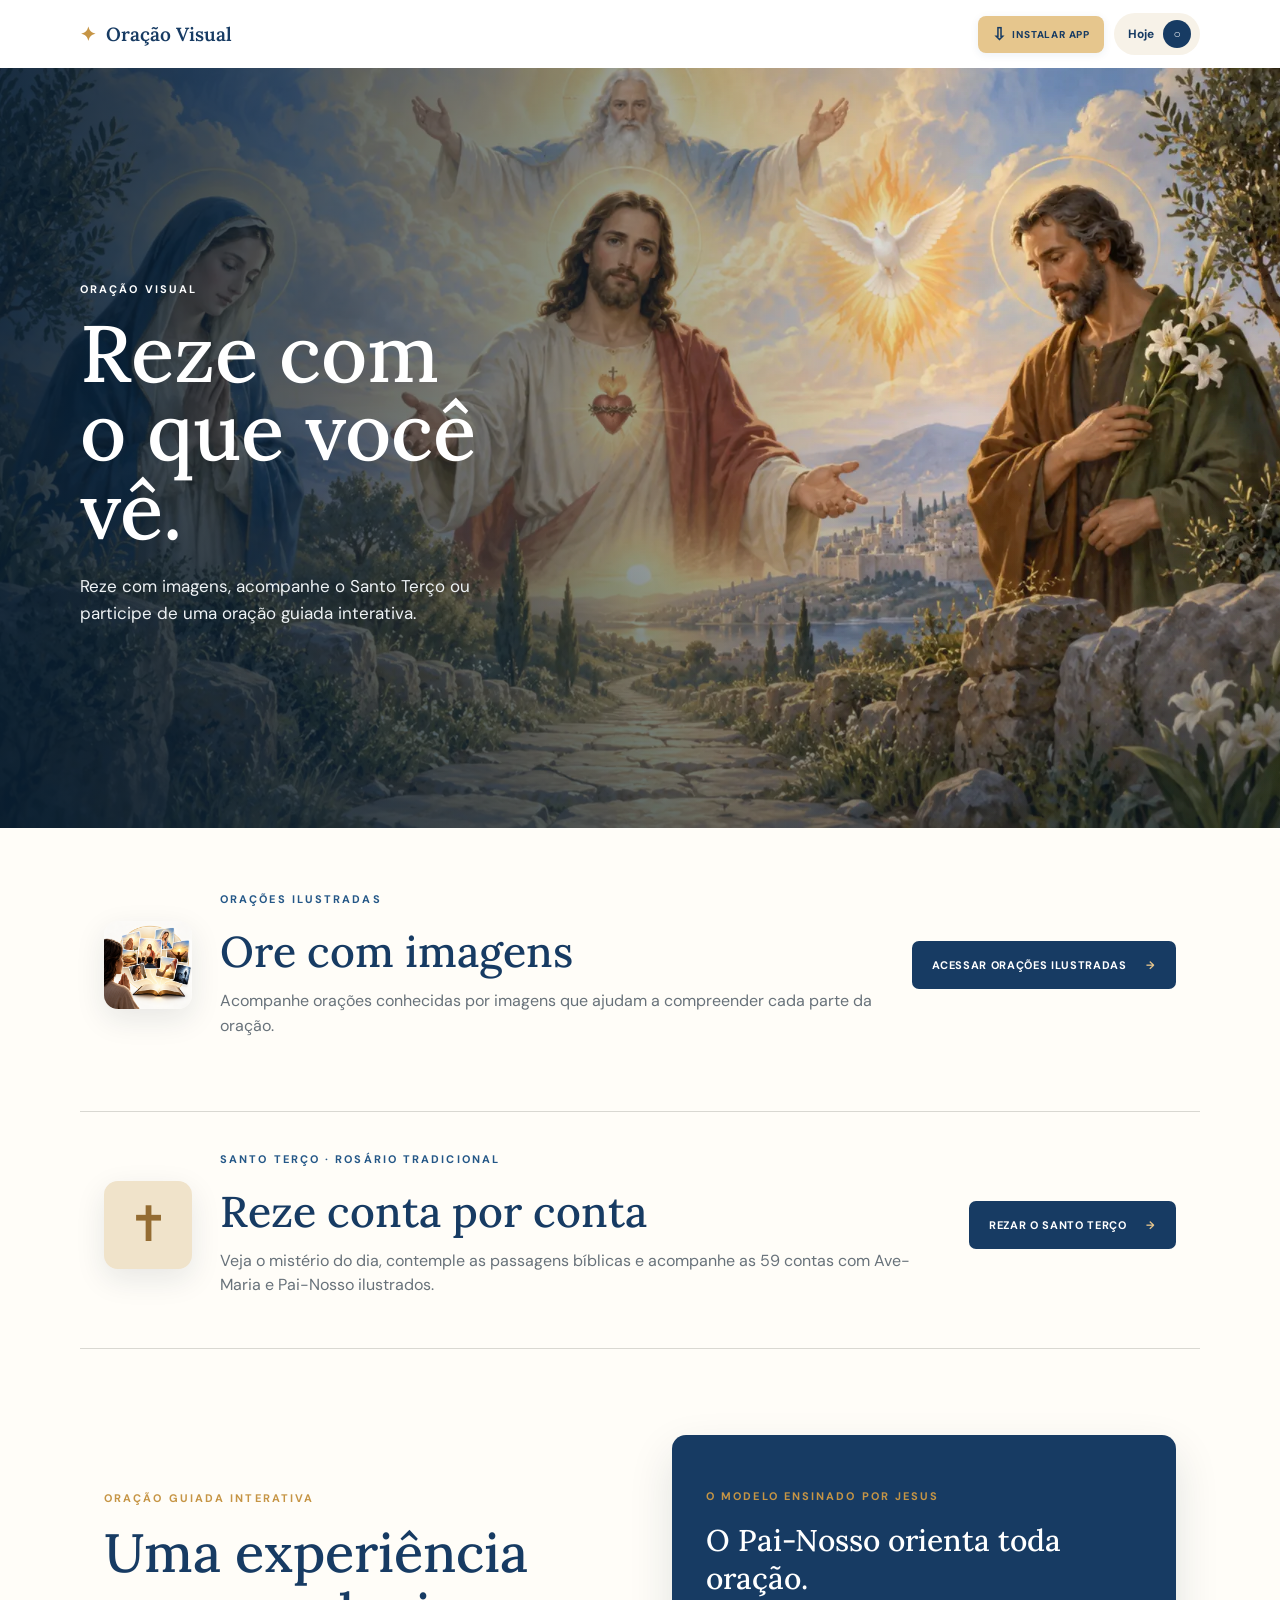
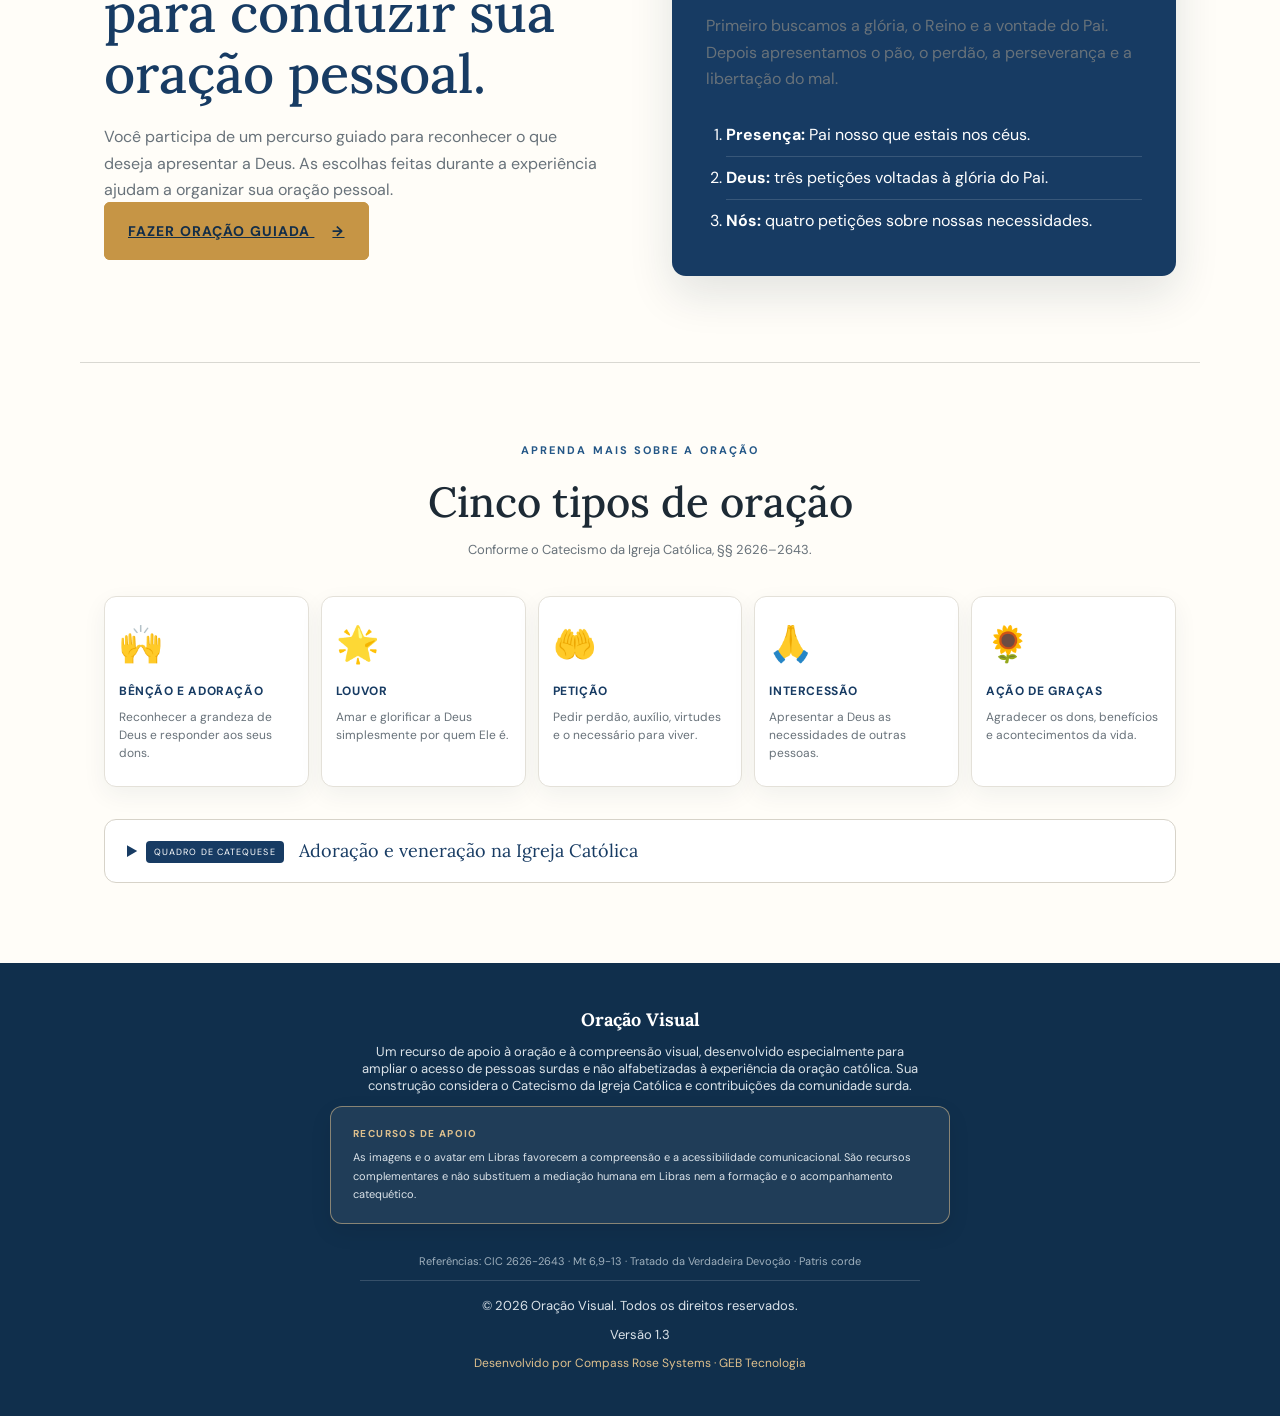
<file: index.html>
<!doctype html>
<html lang="pt-BR">
<head>
  <meta charset="UTF-8">
  <meta name="viewport" content="width=device-width, initial-scale=1.0">
  <meta name="theme-color" content="#173b63">
  <meta name="mobile-web-app-capable" content="yes">
  <meta name="apple-mobile-web-app-capable" content="yes">
  <meta name="apple-mobile-web-app-status-bar-style" content="default">
  <meta name="apple-mobile-web-app-title" content="Oração Visual">
  <meta name="description" content="Uma oração por imagens, com palavras curtas e apoio do VLibras.">
  <title>Oração Visual</title>
  <link rel="manifest" href="manifest.webmanifest?v=20260916-1">
  <link rel="icon" href="assets/app-icon.svg" type="image/svg+xml">
  <link rel="apple-touch-icon" href="assets/app-icon.svg">
  <link rel="preconnect" href="https://fonts.googleapis.com">
  <link rel="preconnect" href="https://fonts.gstatic.com" crossorigin>
  <link href="https://fonts.googleapis.com/css2?family=DM+Sans:wght@400;600;700&family=Lora:wght@500;600&display=swap" rel="stylesheet">
  <link rel="stylesheet" href="styles.css?v=20260918-6">
  <link rel="stylesheet" href="oracoes-ilustradas.css?v=20261012-1">
</head>
<body>
  <header class="topbar">
  <a class="brand" href="index.html" aria-label="Oração Visual - início"><span class="brand-mark">✦</span><span>Oração Visual</span></a>
  <div class="header-actions"><button class="install-header" id="installHeaderButton" type="button" aria-label="Instalar Oração Visual"><span class="install-icon" aria-hidden="true">⇩</span><span class="install-label">Instalar app</span></button><button class="habit" id="habitButton" type="button" aria-label="Ver hábito de oração"><span>Hoje</span><strong id="habitCount">○</strong></button></div>
</header>

  <main>
    <section class="hero" id="inicio">
      <img src="assets/oracao-visual-hero.webp" alt="Jesus ao centro, Deus Pai, o Espírito Santo, Santa Maria e São José em uma paisagem iluminada">
      <div class="hero-shade"></div>
      <div class="hero-content">
        <p class="eyebrow">ORAÇÃO VISUAL</p>
        <h1>Reze com<br>o que você vê.</h1>
        <p>Reze com imagens, acompanhe o Santo Terço ou participe de uma oração guiada interativa.</p>
      </div>
    </section>

    <section class="illustrated-access" aria-labelledby="oracoes-ilustradas-home">
      <img class="illustrated-access-cover" src="assets/oracoes-ilustradas/capas/capa-oracoes-ilustradas.png.png" alt="" aria-hidden="true">
      <div class="illustrated-access-copy">
        <p class="eyebrow blue">ORAÇÕES ILUSTRADAS</p>
        <h2 id="oracoes-ilustradas-home">Ore com imagens</h2>
        <p>Acompanhe orações conhecidas por imagens que ajudam a compreender cada parte da oração.</p>
      </div>
      <a class="illustrated-access-button" href="oracoes-ilustradas.html">ACESSAR ORAÇÕES ILUSTRADAS <span>→</span></a>
    </section>

    <section class="illustrated-access rosary-home-access" aria-labelledby="rosario-visual-home">
      <div class="rosary-home-symbol" aria-hidden="true">✝</div>
      <div class="illustrated-access-copy">
        <p class="eyebrow blue">SANTO TERÇO · ROSÁRIO TRADICIONAL</p>
        <h2 id="rosario-visual-home">Reze conta por conta</h2>
        <p>Veja o mistério do dia, contemple as passagens bíblicas e acompanhe as 59 contas com Ave-Maria e Pai-Nosso ilustrados.</p>
      </div>
      <a class="illustrated-access-button" href="rosario.html">REZAR O SANTO TERÇO <span>→</span></a>
    </section>

    <section class="guided-prayer" id="oracao-guiada" aria-labelledby="guiada-titulo">
      <div>
        <p class="eyebrow gold">ORAÇÃO GUIADA INTERATIVA</p>
        <h2 id="guiada-titulo">Uma experiência para conduzir sua oração pessoal.</h2>
        <p>Você participa de um percurso guiado para reconhecer o que deseja apresentar a Deus. As escolhas feitas durante a experiência ajudam a organizar sua oração pessoal.</p>
        <a class="primary prayer-cta" href="oracao-guiada.html">FAZER ORAÇÃO GUIADA <span>→</span></a>
      </div>
      <div class="our-father-guide">
        <p class="eyebrow gold">O MODELO ENSINADO POR JESUS</p>
        <h3>O Pai-Nosso orienta toda oração.</h3>
        <p>Primeiro buscamos a glória, o Reino e a vontade do Pai. Depois apresentamos o pão, o perdão, a perseverança e a libertação do mal.</p>
        <ol>
          <li><b>Presença:</b> Pai nosso que estais nos céus.</li>
          <li><b>Deus:</b> três petições voltadas à glória do Pai.</li>
          <li><b>Nós:</b> quatro petições sobre nossas necessidades.</li>
        </ol>
      </div>
    </section>

    <section class="how catechesis-section" aria-labelledby="como-funciona">
      <p class="eyebrow blue">APRENDA MAIS SOBRE A ORAÇÃO</p>
      <h2 id="como-funciona">Cinco tipos de oração</h2>
      <p class="catechism">Conforme o Catecismo da Igreja Católica, §§ 2626–2643.</p>
      <div class="purpose-grid">
        <article><span>🙌</span><h3>BÊNÇÃO E ADORAÇÃO</h3><p>Reconhecer a grandeza de Deus e responder aos seus dons.</p></article>
        <article><span>🌟</span><h3>LOUVOR</h3><p>Amar e glorificar a Deus simplesmente por quem Ele é.</p></article>
        <article><span>🤲</span><h3>PETIÇÃO</h3><p>Pedir perdão, auxílio, virtudes e o necessário para viver.</p></article>
        <article><span>🙏</span><h3>INTERCESSÃO</h3><p>Apresentar a Deus as necessidades de outras pessoas.</p></article>
        <article><span>🌻</span><h3>AÇÃO DE GRAÇAS</h3><p>Agradecer os dons, benefícios e acontecimentos da vida.</p></article>
      </div>
      <details class="catechesis-box">
        <summary><span>QUADRO DE CATEQUESE</span> Adoração e veneração na Igreja Católica</summary>
        <p class="catechesis-intro">Estes termos explicam diferentes graus de honra. Eles não são etapas da oração diária.</p>
        <div class="worship-note">
          <div><strong>LATRIA</strong><span>ADORAÇÃO</span><p>Somente a Deus: Pai, Filho e Espírito Santo.</p></div>
          <div><strong>HIPERDULIA</strong><span>VENERAÇÃO ESPECIAL</span><p>À Santíssima Virgem Maria, Mãe de Jesus.</p></div>
          <div><strong>PROTODULIA</strong><span>VENERAÇÃO ESPECIAL</span><p>A São José, esposo de Maria e pai no coração.</p></div>
          <div><strong>DULIA</strong><span>VENERAÇÃO</span><p>Aos demais santos, amigos de Deus e intercessores.</p></div>
        </div>
      </details>
    </section>

    <section class="prayer" id="orar" hidden>
      <div class="progress" aria-label="Progresso da oração"><span id="progressBar"></span></div>
      <div id="stepContent" aria-live="polite"></div>
      <div class="navigation"><button class="secondary" id="backButton" type="button">VOLTAR</button><button class="primary" id="nextButton" type="button">CONTINUAR <span>→</span></button></div>
    </section>

    <section class="closing" id="closing" hidden aria-live="polite">
      <div class="closing-symbol">✦</div><p class="eyebrow gold">SUA ORAÇÃO DE HOJE</p><h2>Senhor, eu estou aqui.</h2><div id="prayerSummary" class="summary"></div><p class="fixed-ending">Em nome de Jesus.<br><strong>Amém.</strong></p><div id="confessionGuidance"></div><button class="primary" id="finishButton" type="button">CONCLUIR ORAÇÃO</button>
    </section>

    <section class="prayer-complete" id="prayerComplete" hidden aria-live="polite">
      <div class="incense-scene" role="img" aria-label="Incenso subindo ao céu como símbolo da oração"><span class="smoke smoke-one"></span><span class="smoke smoke-two"></span><span class="smoke smoke-three"></span><span class="incense-glow"></span><span class="incense-bowl">♨</span></div><p class="eyebrow gold">ORAÇÃO CONCLUÍDA</p><h2>Minha oração sobe a ti, Senhor.</h2><p class="incense-verse">“Suba à tua presença a minha oração como incenso.”<br><strong>Salmo 141,2</strong></p><button class="primary home-button" id="homeButton" type="button"><span aria-hidden="true">⌂</span> VOLTAR AO INÍCIO</button>
    </section>
  </main>

  <footer>
  <strong>Oração Visual</strong>
  <p>Um recurso de apoio à oração e à compreensão visual, desenvolvido especialmente para ampliar o acesso de pessoas surdas e não alfabetizadas à experiência da oração católica. Sua construção considera o Catecismo da Igreja Católica e contribuições da comunidade surda.</p>
  <aside class="support-notice" aria-label="Aviso sobre os recursos de apoio"><strong>RECURSOS DE APOIO</strong><p>As imagens e o avatar em Libras favorecem a compreensão e a acessibilidade comunicacional. São recursos complementares e não substituem a mediação humana em Libras nem a formação e o acompanhamento catequético.</p></aside>
  <p class="reference">Referências: CIC 2626-2643 · Mt 6,9-13 · Tratado da Verdadeira Devoção · Patris corde</p>
  <button class="install-app" id="installAppButton" type="button" hidden>INSTALAR APLICATIVO</button>
  <p class="footer-rights">© 2026 Oração Visual. Todos os direitos reservados.</p>
  <p class="site-version" aria-label="Versão atual">Versão 1.3</p>
  <a class="footer-brand" href="https://gebtecnologia.grupoeduardabispo.com.br/" target="_blank" rel="noopener noreferrer">Desenvolvido por Compass Rose Systems · GEB Tecnologia</a>
</footer>
  <div vw class="enabled"><div vw-access-button class="active"></div><div vw-plugin-wrapper><div class="vw-plugin-top-wrapper"></div></div></div>
  <script src="https://vlibras.gov.br/app/vlibras-plugin.js"></script><script>new window.VLibras.Widget('https://vlibras.gov.br/app');</script><script src="app.js?v=20260917-2"></script>
<script src="pwa-install.js?v=20260918-1"></script>
</body></html>
</file>
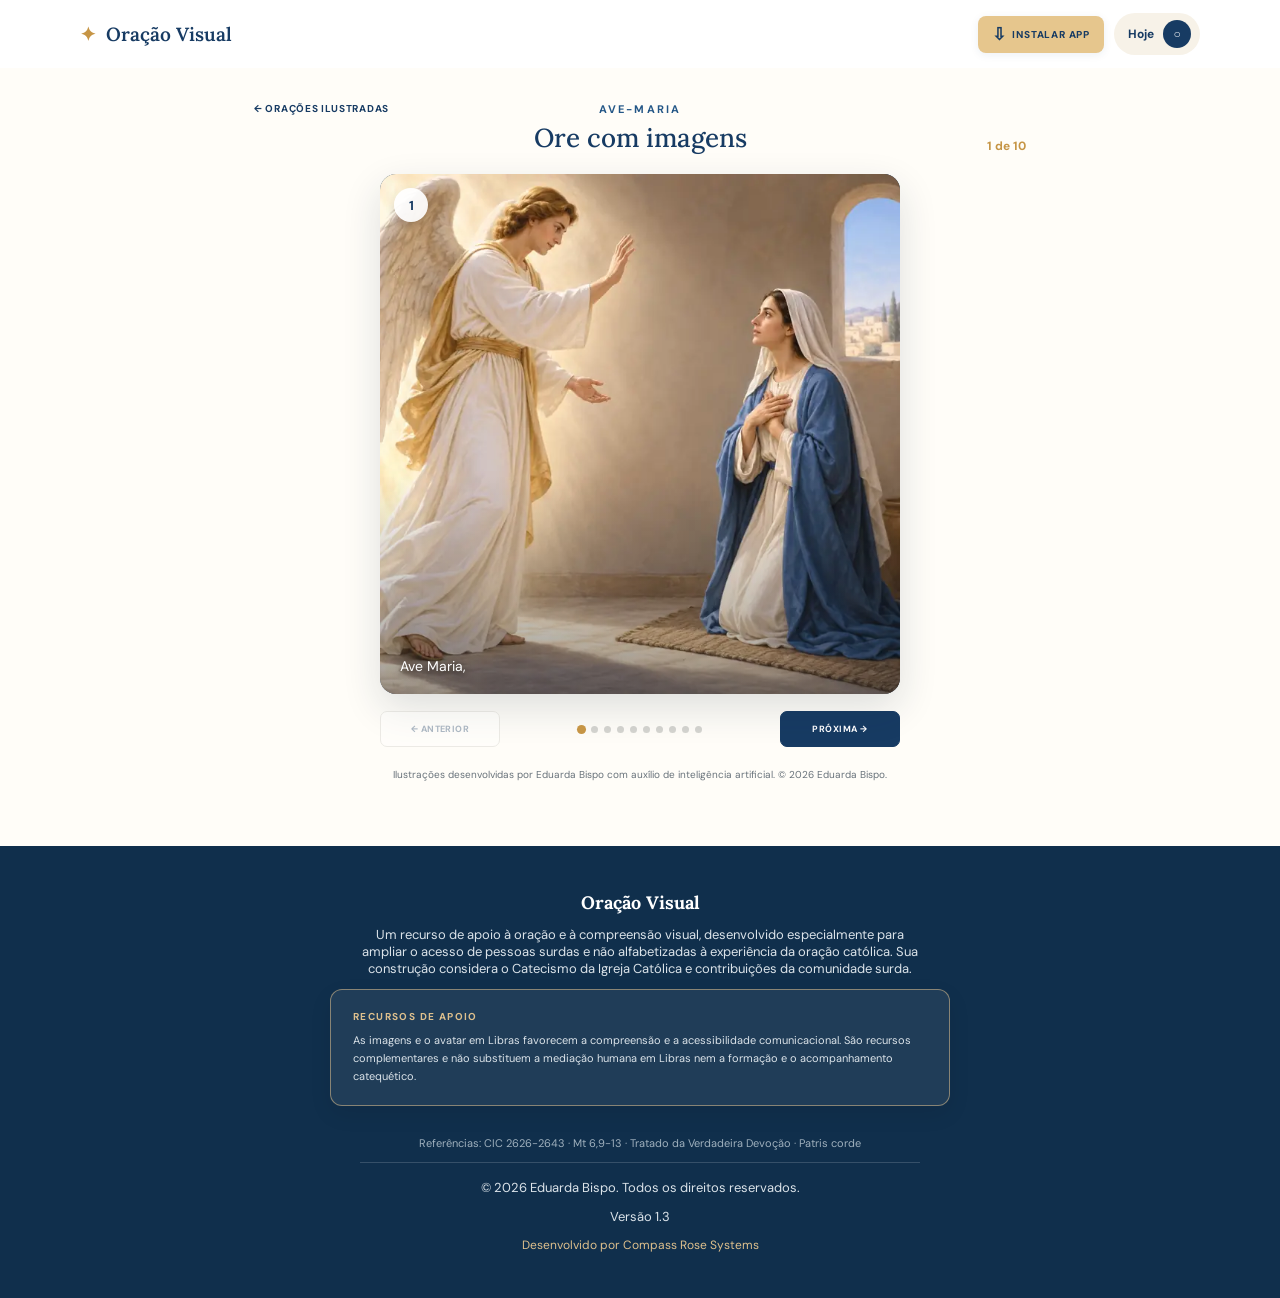
<file: ave-maria.html>
<!doctype html>
<html lang="pt-BR">
<head>
  <meta charset="UTF-8">
  <meta name="viewport" content="width=device-width, initial-scale=1.0">
  <meta name="theme-color" content="#173b63">
  <title>Ave-Maria Ilustrada - Oração Visual</title>
  <link rel="icon" href="assets/app-icon.svg" type="image/svg+xml">
  <link rel="preconnect" href="https://fonts.googleapis.com">
  <link rel="preconnect" href="https://fonts.gstatic.com" crossorigin>
  <link href="https://fonts.googleapis.com/css2?family=DM+Sans:wght@400;600;700&family=Lora:wght@500;600&display=swap" rel="stylesheet">
  <link rel="stylesheet" href="styles.css?v=20260918-6">
  <link rel="stylesheet" href="ave-maria.css?v=20260919-1">
</head>
<body>
<header class="topbar">
  <a class="brand" href="index.html" aria-label="Oração Visual - início"><span class="brand-mark">✦</span><span>Oração Visual</span></a>
  <div class="header-actions"><button class="install-header" id="installHeaderButton" type="button" aria-label="Instalar Oração Visual"><span class="install-icon" aria-hidden="true">⇩</span><span class="install-label">Instalar app</span></button><button class="habit" id="habitButton" type="button" aria-label="Ver hábito de oração"><span>Hoje</span><strong id="habitCount">○</strong></button></div>
</header>
<main class="visual-prayer-page">
  <div class="prayer-top">
    <a href="oracoes-ilustradas.html">← ORAÇÕES ILUSTRADAS</a>
    <div><p class="eyebrow blue">AVE-MARIA</p><h1>Ore com imagens</h1></div>
    <p class="sequence-label" id="sequenceLabel">1 de 10</p>
  </div>
  <section class="visual-stage" aria-live="polite">
    <figure class="prayer-slide active"><span class="slide-number">1</span><img src="assets/oracoes-ilustradas/ave-maria/01.webp" alt="Maria recebe a graça de Deus" draggable="false"><figcaption>Ave Maria,</figcaption></figure>
    <figure class="prayer-slide"><span class="slide-number">2</span><img src="assets/oracoes-ilustradas/ave-maria/02.webp" alt="Maria cheia da graça de Deus" draggable="false" loading="lazy"><figcaption>cheia de graça,</figcaption></figure>
    <figure class="prayer-slide"><span class="slide-number">3</span><img src="assets/oracoes-ilustradas/ave-maria/03.webp" alt="Deus está com Maria" draggable="false" loading="lazy"><figcaption>o Senhor é convosco.</figcaption></figure>
    <figure class="prayer-slide"><span class="slide-number">4</span><img src="assets/oracoes-ilustradas/ave-maria/04.webp" alt="Maria bendita entre as mulheres" draggable="false" loading="lazy"><figcaption>Bendita sois vós entre as mulheres,</figcaption></figure>
    <figure class="prayer-slide"><span class="slide-number">5</span><img src="assets/oracoes-ilustradas/ave-maria/05.webp" alt="Maria com Jesus, fruto bendito de seu ventre" draggable="false" loading="lazy"><figcaption>e bendito é o fruto do vosso ventre, Jesus.</figcaption></figure>
    <figure class="prayer-slide"><span class="slide-number">6</span><img src="assets/oracoes-ilustradas/ave-maria/06.webp" alt="Santa Maria, Mãe de Deus" draggable="false" loading="lazy"><figcaption>Santa Maria, Mãe de Deus,</figcaption></figure>
    <figure class="prayer-slide"><span class="slide-number">7</span><img src="assets/oracoes-ilustradas/ave-maria/07.webp" alt="Maria intercede junto a Jesus pelos pecadores" draggable="false" loading="lazy"><figcaption>rogai por nós, pecadores,</figcaption></figure>
    <figure class="prayer-slide"><span class="slide-number">8</span><img src="assets/oracoes-ilustradas/ave-maria/08.webp" alt="Pessoa em oração no momento presente" draggable="false" loading="lazy"><figcaption>agora</figcaption></figure>
    <figure class="prayer-slide"><span class="slide-number">9</span><img src="assets/oracoes-ilustradas/ave-maria/09.webp" alt="Pessoa idosa acompanhada no momento final da vida" draggable="false" loading="lazy"><figcaption>e na hora de nossa morte.</figcaption></figure>
    <figure class="prayer-slide"><span class="slide-number">10</span><img src="assets/oracoes-ilustradas/ave-maria/10.webp" alt="Oração entregue a Jesus" draggable="false" loading="lazy"><figcaption>Amém.</figcaption></figure>
  </section>
  <div class="visual-navigation">
    <button id="prev" type="button" disabled>← ANTERIOR</button>
    <div class="dots" id="dots" aria-label="Sequência da oração"></div>
    <button id="next" type="button">PRÓXIMA →</button>
  </div>
  <section class="completion-panel" id="completionPanel" hidden aria-live="polite">
    <strong>ORAÇÃO CONCLUÍDA</strong>
    <p>Você pode reiniciar e rezar novamente desde o primeiro quadro.</p>
    <div class="completion-actions">
      <button id="restartPrayer" type="button">↻ REINICIAR / REPETIR ORAÇÃO</button>
      <a href="oracoes-ilustradas.html">VOLTAR ÀS ORAÇÕES</a>
    </div>
  </section>
  <p class="illustration-credit">Ilustrações desenvolvidas por Eduarda Bispo com auxílio de inteligência artificial. © 2026 Eduarda Bispo.</p>
</main>
<div vw class="enabled"><div vw-access-button class="active"></div><div vw-plugin-wrapper><div class="vw-plugin-top-wrapper"></div></div></div>
<script src="https://vlibras.gov.br/app/vlibras-plugin.js"></script>
<script>new window.VLibras.Widget('https://vlibras.gov.br/app');</script>
<script>
const slides=[...document.querySelectorAll('.prayer-slide')];
const prev=document.getElementById('prev');
const next=document.getElementById('next');
const label=document.getElementById('sequenceLabel');
const dots=document.getElementById('dots');
const completionPanel=document.getElementById('completionPanel');
const restartPrayer=document.getElementById('restartPrayer');
let current=0;
slides.forEach((_,i)=>{const b=document.createElement('button');b.type='button';b.setAttribute('aria-label','Ir para imagem '+(i+1));b.addEventListener('click',()=>show(i));dots.appendChild(b)});
function show(i){current=i;slides.forEach((s,n)=>s.classList.toggle('active',n===i));[...dots.children].forEach((d,n)=>d.classList.toggle('active',n===i));label.textContent=(i+1)+' de '+slides.length;prev.disabled=i===0;next.textContent=i===slides.length-1?'CONCLUIR':'PRÓXIMA →';completionPanel.hidden=true}
prev.addEventListener('click',()=>show(Math.max(0,current-1)));
next.addEventListener('click',()=>{if(current===slides.length-1){completionPanel.hidden=false;completionPanel.scrollIntoView({behavior:'smooth',block:'center'});return}show(current+1)});
restartPrayer.addEventListener('click',()=>{show(0);window.scrollTo({top:0,behavior:'smooth'})});
document.querySelector('.visual-stage').addEventListener('contextmenu',e=>{if(e.target.tagName==='IMG')e.preventDefault()});
show(0);
</script>
<script src="pwa-install.js?v=20260918-1"></script>
<footer>
  <strong>Oração Visual</strong>
  <p>Um recurso de apoio à oração e à compreensão visual, desenvolvido especialmente para ampliar o acesso de pessoas surdas e não alfabetizadas à experiência da oração católica. Sua construção considera o Catecismo da Igreja Católica e contribuições da comunidade surda.</p>
  <aside class="support-notice" aria-label="Aviso sobre os recursos de apoio"><strong>RECURSOS DE APOIO</strong><p>As imagens e o avatar em Libras favorecem a compreensão e a acessibilidade comunicacional. São recursos complementares e não substituem a mediação humana em Libras nem a formação e o acompanhamento catequético.</p></aside>
  <p class="reference">Referências: CIC 2626-2643 · Mt 6,9-13 · Tratado da Verdadeira Devoção · Patris corde</p>
  <button class="install-app" id="installAppButton" type="button" hidden>INSTALAR APLICATIVO</button>
  <p class="footer-rights">© 2026 Eduarda Bispo. Todos os direitos reservados.</p>
  <p class="site-version" aria-label="Versão atual">Versão 1.3</p>
  <a class="footer-brand" href="https://compassrosesystems.com.br/" target="_blank" rel="noopener noreferrer">Desenvolvido por Compass Rose Systems</a>
</footer>
</body>
</html>
</file>
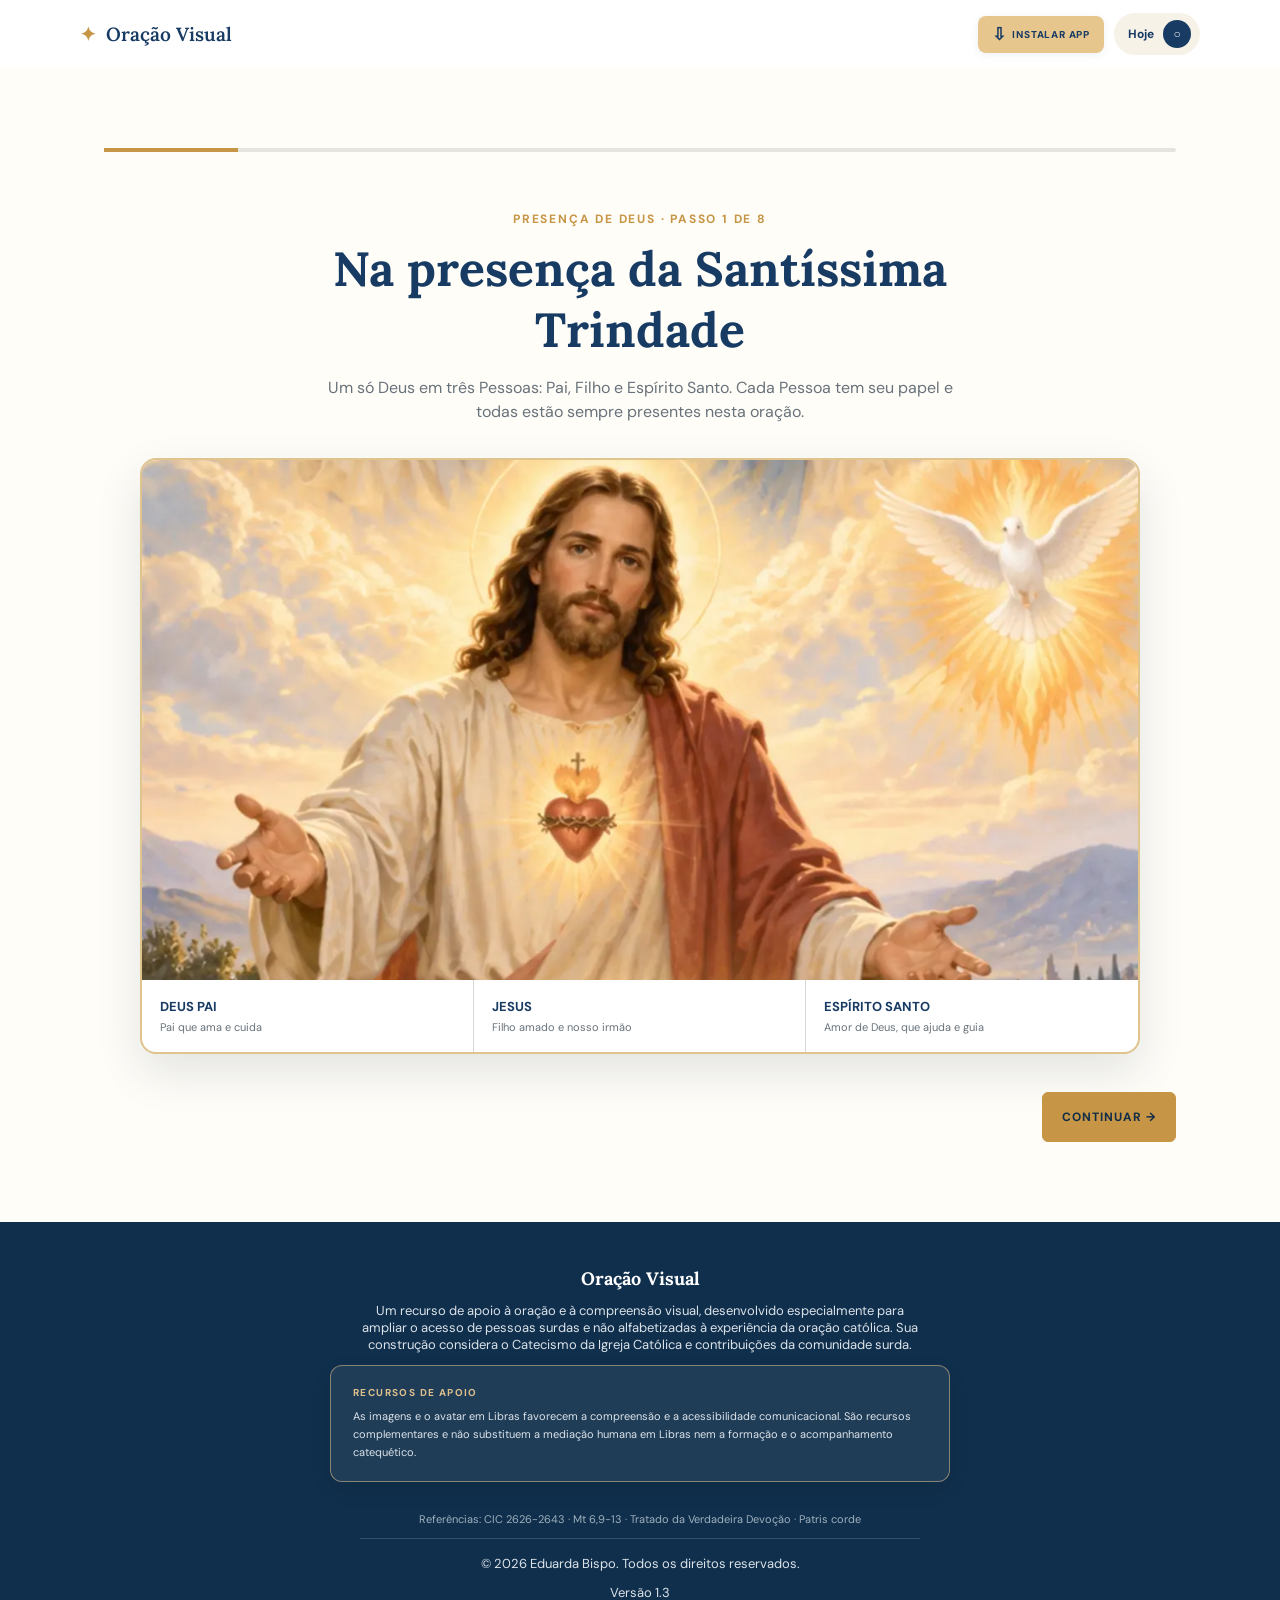
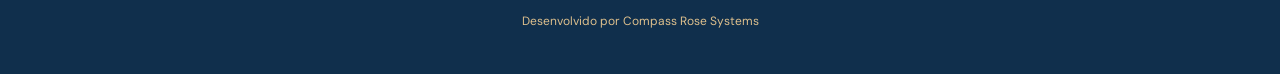
<file: oracao-guiada.html>
<!doctype html>
<html lang="pt-BR">
<head>
  <meta charset="UTF-8"><meta name="viewport" content="width=device-width, initial-scale=1.0"><meta name="theme-color" content="#173b63">
  <title>Oração Guiada Interativa - Oração Visual</title>
  <link rel="icon" href="assets/app-icon.svg" type="image/svg+xml">
  <link rel="preconnect" href="https://fonts.googleapis.com"><link rel="preconnect" href="https://fonts.gstatic.com" crossorigin>
  <link href="https://fonts.googleapis.com/css2?family=DM+Sans:wght@400;600;700&family=Lora:wght@500;600&display=swap" rel="stylesheet">
  <link rel="stylesheet" href="styles.css?v=20260918-6">
</head>
<body>
<header class="topbar">
  <a class="brand" href="index.html" aria-label="Oração Visual - início"><span class="brand-mark">✦</span><span>Oração Visual</span></a>
  <div class="header-actions"><button class="install-header" id="installHeaderButton" type="button" aria-label="Instalar Oração Visual"><span class="install-icon" aria-hidden="true">⇩</span><span class="install-label">Instalar app</span></button><button class="habit" id="habitButton" type="button" aria-label="Ver hábito de oração"><span>Hoje</span><strong id="habitCount">○</strong></button></div>
</header>
<main>
    <section class="prayer" id="orar">
      <div class="progress" aria-label="Progresso da oração"><span id="progressBar"></span></div>
      <div id="stepContent" aria-live="polite"></div>
      <div class="navigation"><button class="secondary" id="backButton" type="button">VOLTAR</button><button class="primary" id="nextButton" type="button">CONTINUAR <span>→</span></button></div>
    </section>

    <section class="closing" id="closing" hidden aria-live="polite">
      <div class="closing-symbol">✦</div><p class="eyebrow gold">SUA ORAÇÃO DE HOJE</p><h2>Senhor, eu estou aqui.</h2><div id="prayerSummary" class="summary"></div><p class="fixed-ending">Em nome de Jesus.<br><strong>Amém.</strong></p><div id="confessionGuidance"></div><button class="primary" id="finishButton" type="button">CONCLUIR ORAÇÃO</button>
    </section>

    <section class="prayer-complete" id="prayerComplete" hidden aria-live="polite">
      <div class="incense-scene" role="img" aria-label="Incenso subindo ao céu como símbolo da oração"><span class="smoke smoke-one"></span><span class="smoke smoke-two"></span><span class="smoke smoke-three"></span><span class="incense-glow"></span><span class="incense-bowl">♨</span></div><p class="eyebrow gold">ORAÇÃO CONCLUÍDA</p><h2>Minha oração sobe a ti, Senhor.</h2><p class="incense-verse">“Suba à tua presença a minha oração como incenso.”<br><strong>Salmo 141,2</strong></p><button class="primary home-button" id="homeButton" type="button"><span aria-hidden="true">⌂</span> VOLTAR AO INÍCIO</button>
    </section>

</main>
<footer>
  <strong>Oração Visual</strong>
  <p>Um recurso de apoio à oração e à compreensão visual, desenvolvido especialmente para ampliar o acesso de pessoas surdas e não alfabetizadas à experiência da oração católica. Sua construção considera o Catecismo da Igreja Católica e contribuições da comunidade surda.</p>
  <aside class="support-notice" aria-label="Aviso sobre os recursos de apoio"><strong>RECURSOS DE APOIO</strong><p>As imagens e o avatar em Libras favorecem a compreensão e a acessibilidade comunicacional. São recursos complementares e não substituem a mediação humana em Libras nem a formação e o acompanhamento catequético.</p></aside>
  <p class="reference">Referências: CIC 2626-2643 · Mt 6,9-13 · Tratado da Verdadeira Devoção · Patris corde</p>
  <button class="install-app" id="installAppButton" type="button" hidden>INSTALAR APLICATIVO</button>
  <p class="footer-rights">© 2026 Eduarda Bispo. Todos os direitos reservados.</p>
  <p class="site-version" aria-label="Versão atual">Versão 1.3</p>
  <a class="footer-brand" href="https://compassrosesystems.com.br/" target="_blank" rel="noopener noreferrer">Desenvolvido por Compass Rose Systems</a>
</footer>
<div vw class="enabled"><div vw-access-button class="active"></div><div vw-plugin-wrapper><div class="vw-plugin-top-wrapper"></div></div></div>
<script src="https://vlibras.gov.br/app/vlibras-plugin.js"></script><script>new window.VLibras.Widget('https://vlibras.gov.br/app');</script><script src="app.js?v=20260917-3"></script>
<script src="pwa-install.js?v=20260918-1"></script>
</body></html>
</file>
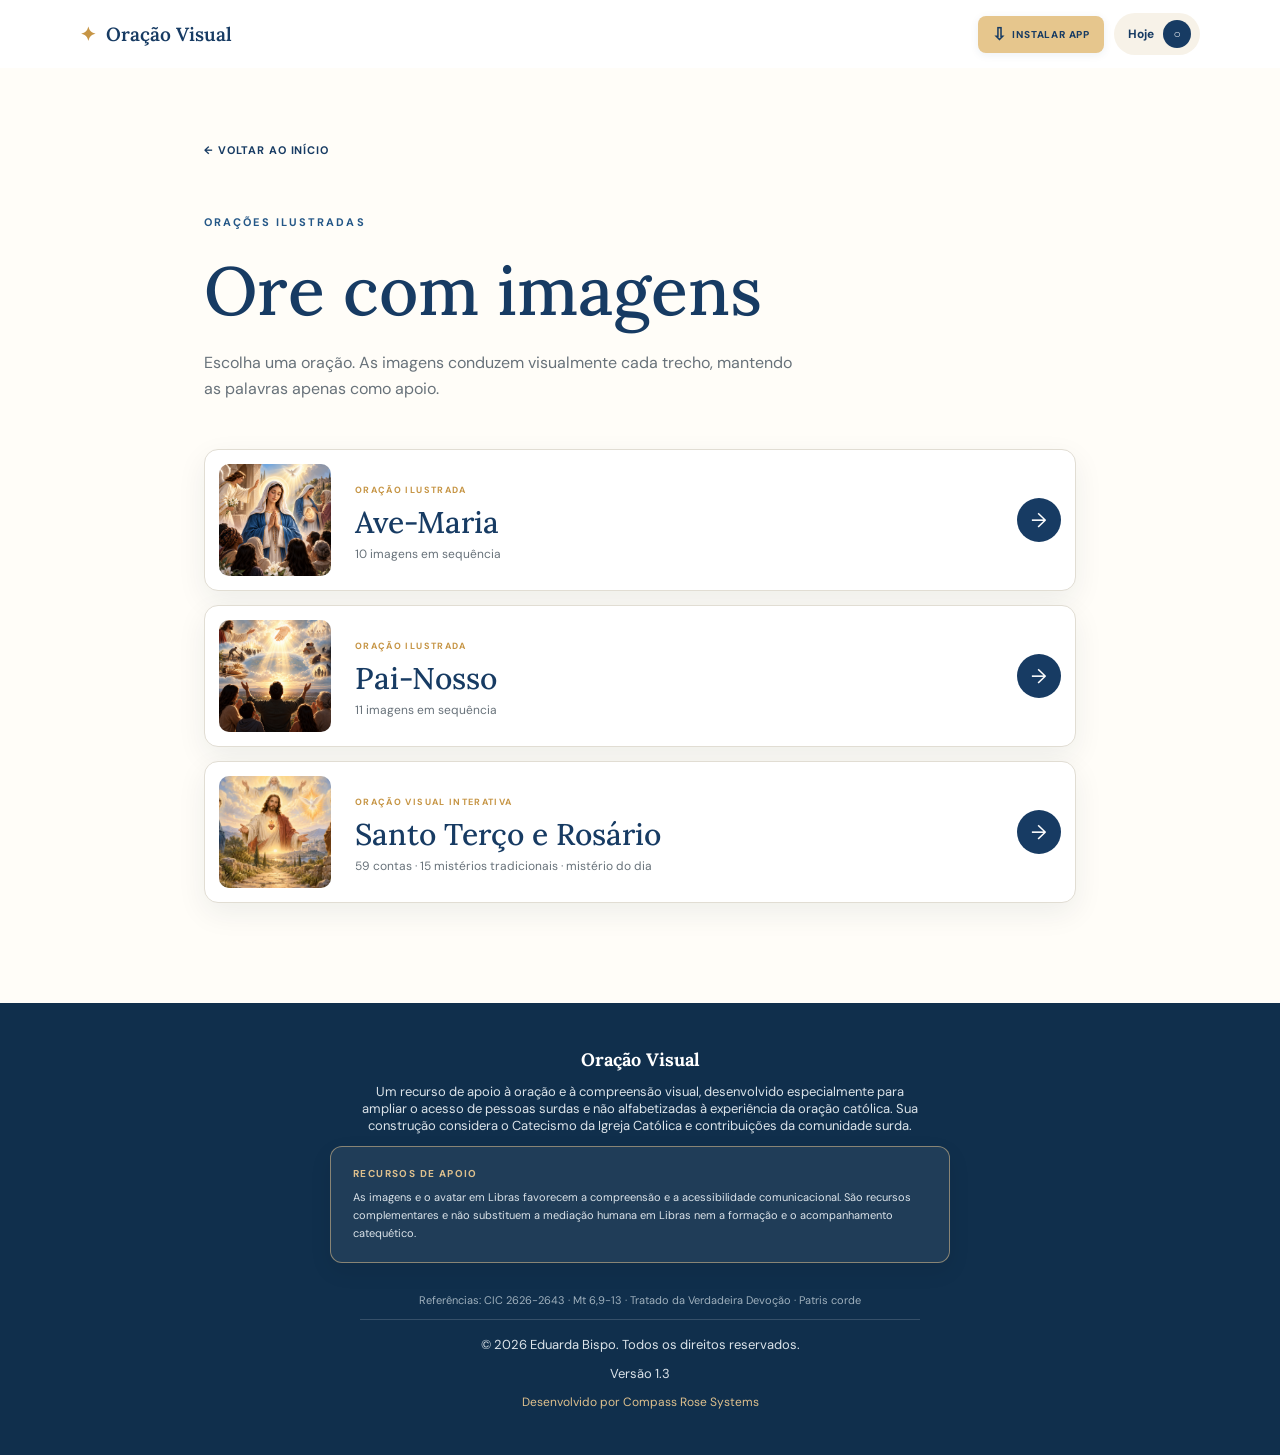
<file: oracoes-ilustradas.html>
<!doctype html>
<html lang="pt-BR">
<head>
  <meta charset="UTF-8">
  <meta name="viewport" content="width=device-width, initial-scale=1.0">
  <meta name="theme-color" content="#173b63">
  <title>Orações Ilustradas - Oração Visual</title>
  <link rel="icon" href="assets/app-icon.svg" type="image/svg+xml">
  <link rel="preconnect" href="https://fonts.googleapis.com">
  <link rel="preconnect" href="https://fonts.gstatic.com" crossorigin>
  <link href="https://fonts.googleapis.com/css2?family=DM+Sans:wght@400;600;700&family=Lora:wght@500;600&display=swap" rel="stylesheet">
  <link rel="stylesheet" href="styles.css?v=20260918-6">
  <link rel="stylesheet" href="oracoes-ilustradas.css?v=20261012-1">
</head>
<body>
  <header class="topbar">
  <a class="brand" href="index.html" aria-label="Oração Visual - início"><span class="brand-mark">✦</span><span>Oração Visual</span></a>
  <div class="header-actions"><button class="install-header" id="installHeaderButton" type="button" aria-label="Instalar Oração Visual"><span class="install-icon" aria-hidden="true">⇩</span><span class="install-label">Instalar app</span></button><button class="habit" id="habitButton" type="button" aria-label="Ver hábito de oração"><span>Hoje</span><strong id="habitCount">○</strong></button></div>
</header>
  <main class="illustrated-library">
    <a class="back-link" href="index.html">← VOLTAR AO INÍCIO</a>
    <p class="eyebrow blue">ORAÇÕES ILUSTRADAS</p>
    <h1>Ore com imagens</h1>
    <p class="library-intro">Escolha uma oração. As imagens conduzem visualmente cada trecho, mantendo as palavras apenas como apoio.</p>
    <div class="prayer-list">
      <a class="prayer-entry" href="ave-maria.html">
        <img class="prayer-entry-cover" src="assets/oracoes-ilustradas/capas/capa-ave-maria.png.png" alt="" aria-hidden="true">
        <div class="prayer-entry-copy"><span class="entry-kicker">ORAÇÃO ILUSTRADA</span><h2>Ave-Maria</h2><p>10 imagens em sequência</p></div>
        <span class="entry-arrow" aria-hidden="true">→</span>
      </a>
      <a class="prayer-entry" href="pai-nosso.html">
        <img class="prayer-entry-cover" src="assets/oracoes-ilustradas/capas/capa-pai-nosso.png.png" alt="" aria-hidden="true">
        <div class="prayer-entry-copy"><span class="entry-kicker">ORAÇÃO ILUSTRADA</span><h2>Pai-Nosso</h2><p>11 imagens em sequência</p></div>
        <span class="entry-arrow" aria-hidden="true">→</span>
      </a>
      <a class="prayer-entry" href="rosario.html">
        <img class="prayer-entry-cover" src="assets/oracao-visual-hero.webp" alt="" aria-hidden="true">
        <div class="prayer-entry-copy"><span class="entry-kicker">ORAÇÃO VISUAL INTERATIVA</span><h2>Santo Terço e Rosário</h2><p>59 contas · 15 mistérios tradicionais · mistério do dia</p></div>
        <span class="entry-arrow" aria-hidden="true">→</span>
      </a>
    </div>
  </main>
  <footer>
  <strong>Oração Visual</strong>
  <p>Um recurso de apoio à oração e à compreensão visual, desenvolvido especialmente para ampliar o acesso de pessoas surdas e não alfabetizadas à experiência da oração católica. Sua construção considera o Catecismo da Igreja Católica e contribuições da comunidade surda.</p>
  <aside class="support-notice" aria-label="Aviso sobre os recursos de apoio"><strong>RECURSOS DE APOIO</strong><p>As imagens e o avatar em Libras favorecem a compreensão e a acessibilidade comunicacional. São recursos complementares e não substituem a mediação humana em Libras nem a formação e o acompanhamento catequético.</p></aside>
  <p class="reference">Referências: CIC 2626-2643 · Mt 6,9-13 · Tratado da Verdadeira Devoção · Patris corde</p>
  <button class="install-app" id="installAppButton" type="button" hidden>INSTALAR APLICATIVO</button>
  <p class="footer-rights">© 2026 Eduarda Bispo. Todos os direitos reservados.</p>
  <p class="site-version" aria-label="Versão atual">Versão 1.3</p>
  <a class="footer-brand" href="https://compassrosesystems.com.br/" target="_blank" rel="noopener noreferrer">Desenvolvido por Compass Rose Systems</a>
</footer>
  <div vw class="enabled"><div vw-access-button class="active"></div><div vw-plugin-wrapper><div class="vw-plugin-top-wrapper"></div></div></div>
  <script src="https://vlibras.gov.br/app/vlibras-plugin.js"></script><script>new window.VLibras.Widget('https://vlibras.gov.br/app');</script>
<script src="pwa-install.js?v=20260918-1"></script>
</body>
</html>
</file>
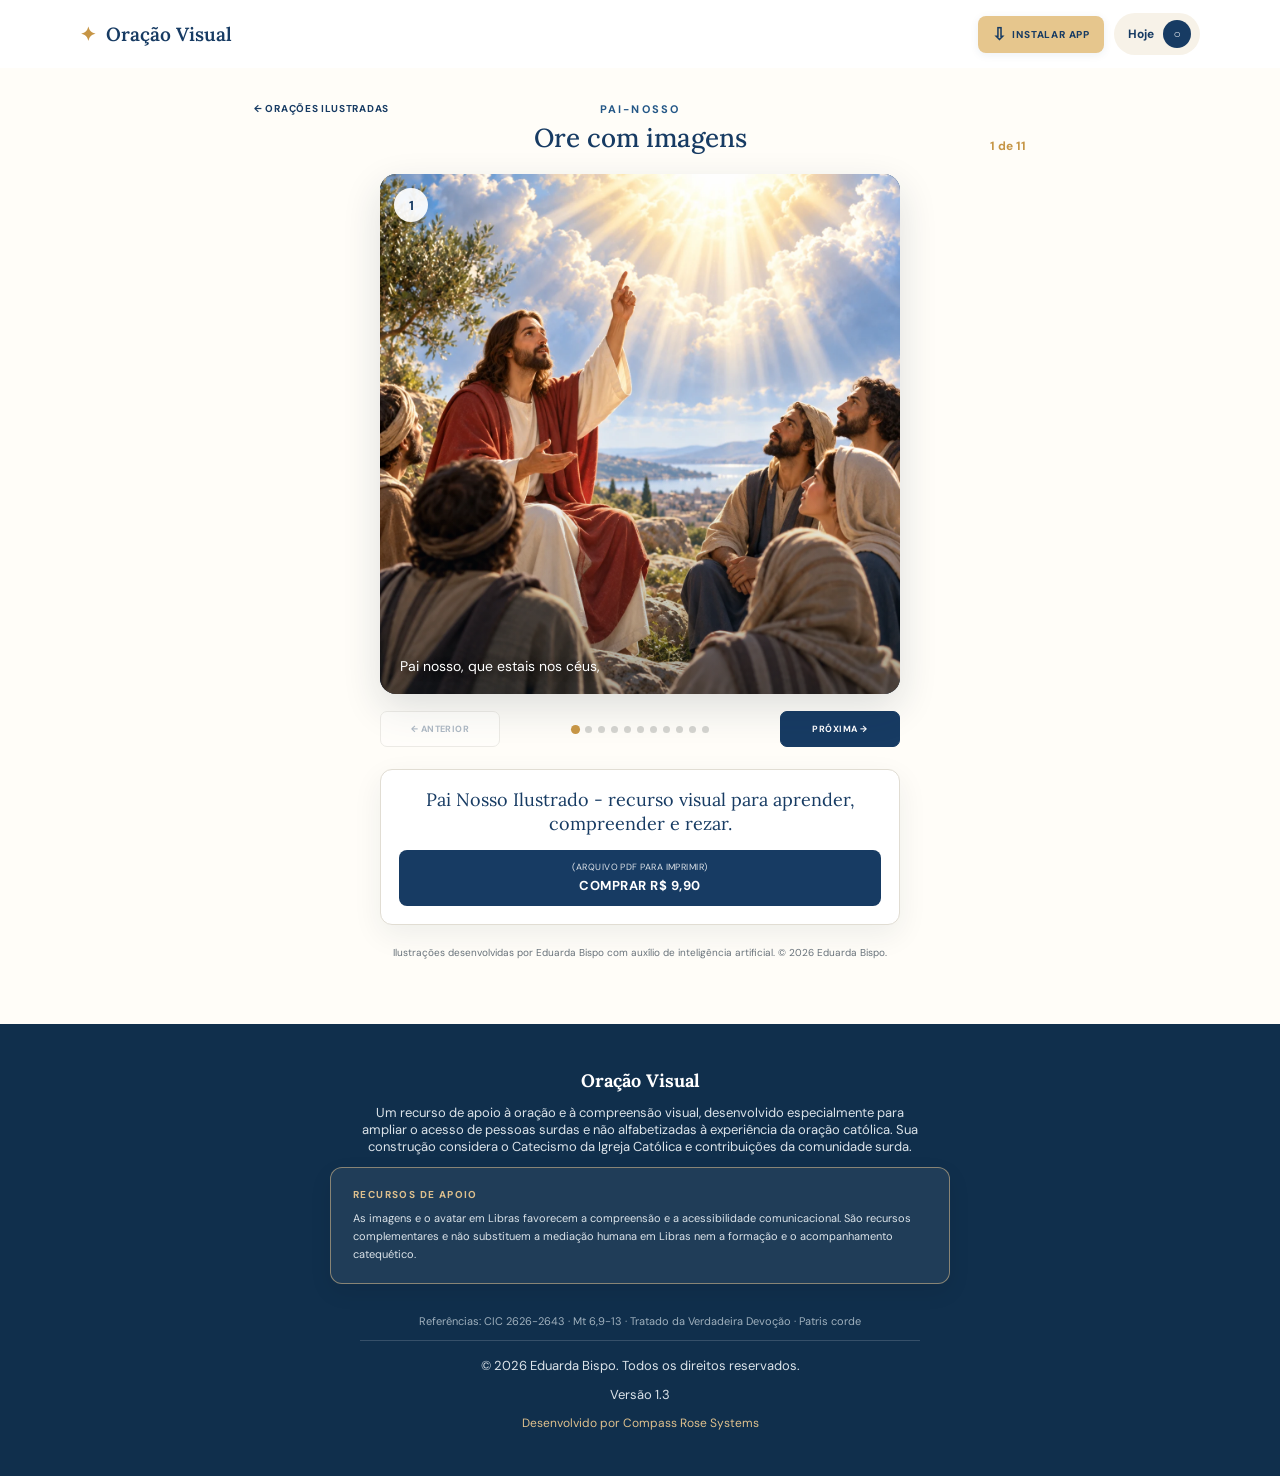
<file: pai-nosso.html>
<!doctype html>
<html lang="pt-BR">
<head>
  <meta charset="UTF-8">
  <meta name="viewport" content="width=device-width, initial-scale=1.0">
  <meta name="theme-color" content="#173b63">
  <title>Pai-Nosso Ilustrada - Oração Visual</title>
  <link rel="icon" href="assets/app-icon.svg" type="image/svg+xml">
  <link rel="preconnect" href="https://fonts.googleapis.com">
  <link rel="preconnect" href="https://fonts.gstatic.com" crossorigin>
  <link href="https://fonts.googleapis.com/css2?family=DM+Sans:wght@400;600;700&family=Lora:wght@500;600&display=swap" rel="stylesheet">
  <link rel="stylesheet" href="styles.css?v=20260918-6">
  <link rel="stylesheet" href="ave-maria.css?v=20260919-1">
</head>
<body>
<header class="topbar">
  <a class="brand" href="index.html" aria-label="Oração Visual - início"><span class="brand-mark">✦</span><span>Oração Visual</span></a>
  <div class="header-actions"><button class="install-header" id="installHeaderButton" type="button" aria-label="Instalar Oração Visual"><span class="install-icon" aria-hidden="true">⇩</span><span class="install-label">Instalar app</span></button><button class="habit" id="habitButton" type="button" aria-label="Ver hábito de oração"><span>Hoje</span><strong id="habitCount">○</strong></button></div>
</header>
<main class="visual-prayer-page">
  <div class="prayer-top">
    <a href="oracoes-ilustradas.html">← ORAÇÕES ILUSTRADAS</a>
    <div><p class="eyebrow blue">PAI-NOSSO</p><h1>Ore com imagens</h1></div>
    <p class="sequence-label" id="sequenceLabel">1 de 11</p>
  </div>
  <section class="visual-stage" aria-live="polite">
    <figure class="prayer-slide active"><span class="slide-number">1</span><img src="assets/oracoes-ilustradas/pai-nosso/01.webp" alt="Família reunida em oração diante de Deus" draggable="false"><figcaption>Pai nosso, que estais nos céus,</figcaption></figure>
    <figure class="prayer-slide"><span class="slide-number">2</span><img src="assets/oracoes-ilustradas/pai-nosso/02.webp" alt="Pessoa busca a santidade de Deus em meio ao conflito" draggable="false" loading="lazy"><figcaption>santificado seja o vosso Nome;</figcaption></figure>
    <figure class="prayer-slide"><span class="slide-number">3</span><img src="assets/oracoes-ilustradas/pai-nosso/03.webp" alt="Reconciliação e acolhimento como sinais do Reino de Deus" draggable="false" loading="lazy"><figcaption>venha a nós o vosso Reino;</figcaption></figure>
    <figure class="prayer-slide"><span class="slide-number">4</span><img src="assets/oracoes-ilustradas/pai-nosso/04.webp" alt="Pessoa escolhe a vontade de Deus diante da tentação" draggable="false" loading="lazy"><figcaption>seja feita a vossa vontade,</figcaption></figure>
    <figure class="prayer-slide"><span class="slide-number">5</span><img src="assets/oracoes-ilustradas/pai-nosso/05.webp" alt="Pessoas deixam as trevas e caminham para a luz de Deus" draggable="false" loading="lazy"><figcaption>assim na terra como no céu.</figcaption></figure>
    <figure class="prayer-slide"><span class="slide-number">6</span><img src="assets/oracoes-ilustradas/pai-nosso/06.webp" alt="Pessoas em oração diante de Deus, fonte do pão cotidiano" draggable="false" loading="lazy"><figcaption>O pão nosso de cada dia nos dai hoje;</figcaption></figure>
    <figure class="prayer-slide"><span class="slide-number">7</span><img src="assets/oracoes-ilustradas/pai-nosso/07.webp" alt="Jesus ensina seus discípulos a buscar o perdão" draggable="false" loading="lazy"><figcaption>perdoai-nos as nossas ofensas,</figcaption></figure>
    <figure class="prayer-slide"><span class="slide-number">8</span><img src="assets/oracoes-ilustradas/pai-nosso/08.webp" alt="Pessoa oferece perdão e reconciliação" draggable="false" loading="lazy"><figcaption>assim como nós perdoamos a quem nos tem ofendido;</figcaption></figure>
    <figure class="prayer-slide"><span class="slide-number">9</span><img src="assets/oracoes-ilustradas/pai-nosso/09.webp" alt="Pessoa pede a ajuda de Deus diante da tentação" draggable="false" loading="lazy"><figcaption>e não nos deixeis cair em tentação,</figcaption></figure>
    <figure class="prayer-slide"><span class="slide-number">10</span><img src="assets/oracoes-ilustradas/pai-nosso/10.webp" alt="Pessoas são conduzidas para fora do mal em direção à luz de Deus" draggable="false" loading="lazy"><figcaption>mas livrai-nos do Mal.</figcaption></figure>
    <figure class="prayer-slide"><span class="slide-number">11</span><img src="assets/oracoes-ilustradas/pai-nosso/11.webp" alt="Pessoas em oração confiam a Deus tudo o que pediram" draggable="false" loading="lazy"><figcaption>Amém.</figcaption></figure>
  </section>  <div class="visual-navigation">
    <button id="prev" type="button" disabled>← ANTERIOR</button>
    <div class="dots" id="dots" aria-label="Sequência da oração"></div>
    <button id="next" type="button">PRÓXIMA →</button>
  </div>
  <section class="completion-panel" id="completionPanel" hidden aria-live="polite">
    <strong>ORAÇÃO CONCLUÍDA</strong>
    <p>Você pode reiniciar e rezar novamente desde o primeiro quadro.</p>
    <div class="completion-actions">
      <button id="restartPrayer" type="button">↻ REINICIAR / REPETIR ORAÇÃO</button>
      <a href="oracoes-ilustradas.html">VOLTAR ÀS ORAÇÕES</a>
    </div>
  </section>
  <section class="printable-offer" aria-label="Pai Nosso Ilustrado em PDF">
    <p class="printable-offer-title">Pai Nosso Ilustrado - recurso visual para aprender, compreender e rezar.</p>
    <a class="printable-offer-button" href="https://checkout.infinitepay.io/aeduardabispo/d8TpvvyJav" target="_blank" rel="noopener noreferrer">
      <span>(ARQUIVO PDF PARA IMPRIMIR)</span>
      <strong>COMPRAR R$ 9,90</strong>
    </a>
  </section>
  <p class="illustration-credit">Ilustrações desenvolvidas por Eduarda Bispo com auxílio de inteligência artificial. © 2026 Eduarda Bispo.</p>
</main>
<div vw class="enabled"><div vw-access-button class="active"></div><div vw-plugin-wrapper><div class="vw-plugin-top-wrapper"></div></div></div>
<script src="https://vlibras.gov.br/app/vlibras-plugin.js"></script>
<script>new window.VLibras.Widget('https://vlibras.gov.br/app');</script>
<script>
const slides=[...document.querySelectorAll('.prayer-slide')];
const prev=document.getElementById('prev');
const next=document.getElementById('next');
const label=document.getElementById('sequenceLabel');
const dots=document.getElementById('dots');
const completionPanel=document.getElementById('completionPanel');
const restartPrayer=document.getElementById('restartPrayer');
let current=0;
slides.forEach((_,i)=>{const b=document.createElement('button');b.type='button';b.setAttribute('aria-label','Ir para imagem '+(i+1));b.addEventListener('click',()=>show(i));dots.appendChild(b)});
function show(i){current=i;slides.forEach((s,n)=>s.classList.toggle('active',n===i));[...dots.children].forEach((d,n)=>d.classList.toggle('active',n===i));label.textContent=(i+1)+' de '+slides.length;prev.disabled=i===0;next.textContent=i===slides.length-1?'CONCLUIR':'PRÓXIMA →';completionPanel.hidden=true}
prev.addEventListener('click',()=>show(Math.max(0,current-1)));
next.addEventListener('click',()=>{if(current===slides.length-1){completionPanel.hidden=false;completionPanel.scrollIntoView({behavior:'smooth',block:'center'});return}show(current+1)});
restartPrayer.addEventListener('click',()=>{show(0);window.scrollTo({top:0,behavior:'smooth'})});
document.querySelector('.visual-stage').addEventListener('contextmenu',e=>{if(e.target.tagName==='IMG')e.preventDefault()});
show(0);
</script>
<script src="pwa-install.js?v=20260918-1"></script>
<footer>
  <strong>Oração Visual</strong>
  <p>Um recurso de apoio à oração e à compreensão visual, desenvolvido especialmente para ampliar o acesso de pessoas surdas e não alfabetizadas à experiência da oração católica. Sua construção considera o Catecismo da Igreja Católica e contribuições da comunidade surda.</p>
  <aside class="support-notice" aria-label="Aviso sobre os recursos de apoio"><strong>RECURSOS DE APOIO</strong><p>As imagens e o avatar em Libras favorecem a compreensão e a acessibilidade comunicacional. São recursos complementares e não substituem a mediação humana em Libras nem a formação e o acompanhamento catequético.</p></aside>
  <p class="reference">Referências: CIC 2626-2643 · Mt 6,9-13 · Tratado da Verdadeira Devoção · Patris corde</p>
  <button class="install-app" id="installAppButton" type="button" hidden>INSTALAR APLICATIVO</button>
  <p class="footer-rights">© 2026 Eduarda Bispo. Todos os direitos reservados.</p>
  <p class="site-version" aria-label="Versão atual">Versão 1.3</p>
  <a class="footer-brand" href="https://compassrosesystems.com.br/" target="_blank" rel="noopener noreferrer">Desenvolvido por Compass Rose Systems</a>
</footer>
</body>
</html>
</file>
<file: styles.css>
:root{--blue:#173b63;--blue2:#245787;--cream:#f7f2e8;--paper:#fffdf8;--gold:#c69545;--ink:#1d2a35;--muted:#68727a;--line:#d9d8d2;--shadow:0 18px 45px rgba(19,42,61,.12)}
*{box-sizing:border-box}html{scroll-behavior:smooth}body{margin:0;background:var(--paper);color:var(--ink);font-family:"DM Sans",sans-serif}.topbar{height:68px;padding:0 max(20px,calc((100vw - 1120px)/2));display:flex;align-items:center;justify-content:space-between;background:#fff;position:relative;z-index:3}.brand{display:flex;gap:10px;align-items:center;text-decoration:none;color:var(--blue);font-family:Lora,serif;font-weight:600;font-size:19px}.brand-mark{color:var(--gold)}button{font:inherit}.habit{border:0;background:var(--cream);color:var(--blue);border-radius:30px;padding:7px 9px 7px 14px;display:flex;align-items:center;gap:9px;font-size:12px;font-weight:700}.habit strong{display:grid;place-items:center;width:28px;height:28px;border-radius:50%;background:var(--blue);color:#fff}.hero{height:min(760px,calc(100svh - 68px));min-height:580px;position:relative;color:white;overflow:hidden}.hero>img{width:100%;height:100%;object-fit:cover;object-position:center}.hero-shade{position:absolute;inset:0;background:linear-gradient(90deg,rgba(8,30,50,.88) 0%,rgba(12,40,64,.48) 44%,rgba(12,40,64,.04) 75%),linear-gradient(0deg,rgba(11,33,50,.45),transparent 45%)}.hero-content{position:absolute;left:max(24px,calc((100vw - 1120px)/2));top:50%;transform:translateY(-46%);max-width:490px}.eyebrow{font-size:11px;letter-spacing:.19em;font-weight:700;margin:0 0 18px}.hero h1,.how h2,.closing h2{font-family:Lora,serif;font-weight:500}.hero h1{font-size:clamp(48px,7vw,80px);line-height:.98;margin:0 0 24px}.hero-content>p:not(.eyebrow){max-width:390px;font-size:17px;line-height:1.55;color:#eef2f5}.primary,.secondary{border-radius:6px;padding:16px 19px;border:1px solid var(--gold);font-size:12px;letter-spacing:.08em;font-weight:700;cursor:pointer}.primary{background:var(--gold);color:#122d48}.primary span{margin-left:18px}.secondary{background:transparent;color:var(--blue);border-color:#bdc4c9}.hero .primary{margin-top:16px}.how,.prayer,.closing{max-width:1120px;margin:auto;padding:80px 24px}.how{text-align:center}.blue{color:var(--blue2)}.how h2{font-size:clamp(29px,4vw,42px);max-width:720px;margin:0 auto 38px}.steps-preview{display:grid;grid-template-columns:repeat(4,1fr);gap:10px;max-width:760px;margin:auto}.steps-preview span{padding:17px 8px;border-top:1px solid var(--line);font-size:13px}.steps-preview b{color:var(--gold);margin-right:7px}.prayer{min-height:720px}.progress{height:4px;background:#e5e5df;border-radius:4px;margin-bottom:55px}.progress span{display:block;height:100%;width:25%;background:var(--gold);transition:.3s}.step-head{text-align:center;max-width:650px;margin:0 auto 34px}.step-number{color:var(--gold);font-size:12px;letter-spacing:.15em;font-weight:700}.step-head h2{font-family:Lora,serif;color:var(--blue);font-size:clamp(30px,5vw,48px);margin:10px 0}.step-head p{color:var(--muted);line-height:1.5}.cards{display:grid;grid-template-columns:repeat(auto-fit,minmax(170px,1fr));gap:15px}.visual-card{min-height:220px;position:relative;border:2px solid transparent;border-radius:14px;overflow:hidden;background:#eee;cursor:pointer;box-shadow:0 5px 18px rgba(21,47,68,.08);transition:.2s;text-align:left;padding:0}.visual-card:hover{transform:translateY(-3px)}.visual-card.selected{border-color:var(--gold);box-shadow:0 0 0 3px rgba(198,149,69,.2)}.visual-card .art{height:155px;display:grid;place-items:center;font-size:66px;background:linear-gradient(145deg,#dae8ed,#f5e6cf)}.visual-card.person .art{background-image:url('assets/oracao-visual-hero.webp');background-size:560%;background-position:var(--pos);color:transparent}.visual-card .label{display:block;background:#fff;padding:13px 14px;color:var(--blue);font-weight:700;font-size:14px}.visual-card .meaning{display:block;background:#fff;padding:0 14px 15px;color:var(--muted);font-size:11px;min-height:30px}.visual-card .check{position:absolute;right:10px;top:10px;width:27px;height:27px;border-radius:50%;background:#fff;color:transparent;display:grid;place-items:center}.visual-card.selected .check{background:var(--gold);color:#fff}.navigation{display:flex;justify-content:space-between;margin-top:38px}.navigation .primary:disabled{opacity:.45;cursor:not-allowed}.closing{text-align:center;max-width:760px}.closing-symbol{font-size:48px;color:var(--gold)}.gold{color:var(--gold);margin-top:20px}.closing h2{font-size:45px;color:var(--blue);margin:10px}.summary{text-align:left;background:var(--cream);padding:25px;border-radius:12px;margin:32px 0;line-height:1.7}.summary p{margin:8px 0}.fixed-ending{font-family:Lora,serif;color:var(--blue);font-size:24px;line-height:1.5}.fixed-ending strong{font-size:34px}footer{background:#102f4c;color:#dbe3e9;text-align:center;padding:45px 24px;font-size:13px}footer strong{font-family:Lora,serif;font-size:18px;color:#fff}footer p{max-width:560px;margin:12px auto}footer a{color:#dec08d}.toast{position:fixed;bottom:26px;left:50%;transform:translateX(-50%);background:#173b63;color:#fff;padding:12px 18px;border-radius:30px;z-index:9;box-shadow:var(--shadow)}
@media(max-width:700px){.topbar{height:60px;padding:0 16px}.hero{height:690px}.hero>img{object-position:58% center}.hero-shade{background:linear-gradient(0deg,rgba(9,31,49,.94) 0%,rgba(9,31,49,.68) 50%,rgba(9,31,49,.05) 85%)}.hero-content{left:22px;right:22px;top:auto;bottom:34px;transform:none}.hero h1{font-size:49px}.hero-content>p:not(.eyebrow){font-size:15px}.primary{width:100%}.how{padding:60px 20px}.steps-preview{grid-template-columns:1fr 1fr}.prayer{padding:45px 16px}.cards{grid-template-columns:1fr 1fr;gap:10px}.visual-card{min-height:190px}.visual-card .art{height:125px;font-size:52px}.visual-card .label{font-size:13px;padding:11px}.visual-card .meaning{padding:0 11px 12px}.navigation{gap:10px}.navigation button{width:50%;padding:14px 8px}.closing{padding:60px 20px}.closing h2{font-size:36px}}

/* Catequese visual */
.how h2{margin-bottom:12px}.catechism{color:var(--muted);font-size:13px;margin:0 0 38px}.purpose-grid{display:grid;grid-template-columns:repeat(5,1fr);gap:12px}.purpose-grid article{background:#fff;border:1px solid #e4e1d9;border-radius:12px;padding:24px 14px;text-align:left;box-shadow:0 8px 24px rgba(20,45,64,.06)}.purpose-grid article>span{font-size:35px}.purpose-grid h3{color:var(--blue);font-size:12px;letter-spacing:.05em;margin:16px 0 9px}.purpose-grid p{font-size:12px;line-height:1.5;color:var(--muted);margin:0}.our-father{background:var(--blue);color:#fff;padding:64px max(24px,calc((100vw - 1080px)/2));display:grid;grid-template-columns:1fr 1fr;gap:70px;align-items:center}.our-father h2{font-family:Lora,serif;font-weight:500;font-size:clamp(30px,4vw,45px);margin:0 0 18px}.our-father p:not(.eyebrow){color:#d8e1e8;line-height:1.7}.our-father ol{margin:0;padding:0;list-style:none}.our-father li{border-top:1px solid rgba(255,255,255,.2);padding:17px 0;font-size:14px}.our-father b{color:#e5c48c}.reference{font-size:11px;color:#9fb0bd}
@media(max-width:900px){.purpose-grid{grid-template-columns:repeat(2,1fr)}.purpose-grid article:last-child{grid-column:1/-1}.our-father{grid-template-columns:1fr;gap:30px}}
@media(max-width:520px){.purpose-grid{grid-template-columns:1fr}.purpose-grid article:last-child{grid-column:auto}.purpose-grid article{display:grid;grid-template-columns:44px 1fr;column-gap:10px;padding:18px}.purpose-grid article>span{grid-row:1/3;font-size:30px}.purpose-grid h3{margin:2px 0 5px}.purpose-grid p{grid-column:2}.our-father{padding:52px 22px}}
.worship-note{display:grid;grid-template-columns:1fr 1fr;gap:12px;margin-top:28px;text-align:left}.worship-note>div{border-radius:10px;padding:20px;background:var(--cream)}.worship-note strong{display:block;color:var(--blue);font-family:Lora,serif;font-size:21px}.worship-note span{display:block;color:var(--gold);font-size:11px;font-weight:700;letter-spacing:.08em;margin:5px 0}.worship-note p{margin:0;color:var(--muted);font-size:13px}.saint-field{max-width:560px;margin:25px auto 0}.saint-field label{display:block;color:var(--blue);font-weight:700;font-size:13px;margin-bottom:8px}.saint-field input{width:100%;padding:15px;border:1px solid #bdc4c9;border-radius:7px;font:inherit;background:#fff}.saint-field small{display:block;margin-top:7px;color:var(--muted)}.visual-card.fixed{cursor:default;border-color:#d8c08e}.visual-card.fixed .check{display:none}
@media(max-width:520px){.worship-note{grid-template-columns:1fr}}
.catechesis-box{margin-top:32px;border:1px solid #d7d3c9;border-radius:12px;background:#fff;text-align:left;overflow:hidden}.catechesis-box summary{cursor:pointer;padding:19px 22px;color:var(--blue);font-family:Lora,serif;font-size:18px}.catechesis-box summary span{font-family:"DM Sans",sans-serif;display:inline-block;margin-right:10px;padding:5px 8px;border-radius:4px;background:var(--blue);color:#fff;font-size:9px;letter-spacing:.12em;vertical-align:2px}.catechesis-intro{margin:0;padding:0 22px 5px;color:var(--muted);font-size:13px}.catechesis-box .worship-note{margin:15px;padding:0}.visual-card{min-height:310px}.visual-card .art{height:230px;background-image:linear-gradient(rgba(18,44,65,.10),rgba(18,44,65,.10)),var(--image);background-size:cover;background-position:center;font-size:0}.visual-card.person .art{background-image:linear-gradient(rgba(18,44,65,.08),rgba(18,44,65,.08)),url('assets/oracao-visual-hero.webp')}.visual-card .label{padding-top:12px;padding-bottom:5px;font-size:12px;letter-spacing:.04em}.visual-card .meaning{font-size:10px;padding-bottom:12px}.image-credit{display:block;color:#7a8389;font-size:9px;background:#fff;padding:0 14px 10px}
@media(max-width:700px){.cards{grid-template-columns:1fr}.visual-card{min-height:340px}.visual-card .art{height:270px}.visual-card .label{font-size:12px}.visual-card .meaning{font-size:10px}.catechesis-box summary{font-size:16px;line-height:1.4}}
.visual-card:not(.person) .art{background-image:linear-gradient(145deg,#d8e8ef,#f3e2c6);font-size:92px}.visual-card.person .art{font-size:0}
.group-tabs{display:flex;gap:8px;justify-content:center;flex-wrap:wrap;margin:0 0 26px}.group-tabs button{border:1px solid #bac5cc;background:#fff;color:var(--blue);border-radius:30px;padding:10px 14px;font-size:10px;font-weight:700;letter-spacing:.05em;cursor:pointer}.group-tabs button.active{background:var(--blue);border-color:var(--blue);color:#fff}.summary p{display:grid;grid-template-columns:38px 1fr;gap:10px;align-items:start;padding:10px 0;border-bottom:1px solid rgba(23,59,99,.1)}.summary p:last-child{border-bottom:0}.summary-emoji{font-size:25px;line-height:1.2;text-align:center}
.group-tabs{display:grid;grid-template-columns:repeat(auto-fit,minmax(210px,1fr));max-width:900px;margin:0 auto 28px;gap:12px}.group-tabs button{min-height:82px;border-radius:12px;padding:16px 48px 16px 18px;text-align:left;position:relative;display:flex;flex-direction:column;justify-content:center}.group-tabs button span{font-size:13px;line-height:1.25}.group-tabs button b{font-size:9px;color:var(--gold);margin-top:6px}.group-tabs button.active b{color:#f1d49f}.group-tabs button i{position:absolute;right:16px;top:50%;transform:translateY(-50%);font-size:27px;font-style:normal;font-weight:400}.group-hint{text-align:center;color:var(--muted);font-size:13px;background:var(--cream);border-radius:10px;max-width:620px;margin:0 auto;padding:18px}.group-hint+.cards:empty{display:none}
@media(max-width:700px){.group-tabs{grid-template-columns:1fr}.group-tabs button{min-height:76px}.group-hint{margin-bottom:10px}}
.prayer-cta{font-size:14px;padding:19px 23px;box-shadow:0 0 0 0 rgba(229,188,112,.65);animation:prayerPulse 2.2s ease-in-out infinite}.prayer-cta b{font-size:23px;margin-right:9px}.trinity-panel{max-width:1000px;margin:0 auto;border:2px solid #dfc48e;border-radius:16px;overflow:hidden;background:#fff;box-shadow:var(--shadow)}.trinity-panel>img{display:block;width:100%;height:auto;max-height:520px;object-fit:cover}.trinity-panel>div{display:grid;grid-template-columns:repeat(3,1fr)}.trinity-panel article{padding:18px;border-right:1px solid var(--line)}.trinity-panel article:last-child{border-right:0}.trinity-panel strong,.trinity-panel span{display:block}.trinity-panel strong{color:var(--blue);font-size:13px}.trinity-panel span{color:var(--muted);font-size:11px;margin-top:5px}@keyframes prayerPulse{0%,100%{box-shadow:0 0 0 0 rgba(229,188,112,.6);transform:scale(1)}50%{box-shadow:0 0 0 10px rgba(229,188,112,0);transform:scale(1.025)}}@media(prefers-reduced-motion:reduce){.prayer-cta{animation:none}}@media(max-width:700px){.prayer-cta{font-size:12px}.trinity-panel>div{grid-template-columns:1fr}.trinity-panel article{border-right:0;border-bottom:1px solid var(--line)}.trinity-panel article:last-child{border-bottom:0}}
.confession-box{text-align:left;margin:38px 0;padding:28px;border:2px solid #d9bd83;border-radius:16px;background:#fff;box-shadow:var(--shadow)}.confession-head{display:flex;gap:14px;align-items:center;border-bottom:1px solid var(--line);padding-bottom:18px}.confession-head>span{font-size:38px}.confession-head p{margin:0;color:var(--gold);font-size:10px;font-weight:700;letter-spacing:.12em}.confession-head h3{margin:4px 0 0;color:var(--blue);font-family:Lora,serif;font-size:27px}.confession-box>p{color:var(--muted);line-height:1.6}.confession-notes{background:var(--cream);border-radius:10px;padding:18px;margin:20px 0}.confession-notes strong,.bible-box h4,.contrition h4{color:var(--blue);font-size:11px;letter-spacing:.08em}.confession-notes ul{list-style:none;padding:0;margin:12px 0 0;display:grid;grid-template-columns:1fr 1fr;gap:8px}.confession-notes li{font-size:12px}.sacrament-note{font-weight:700;color:var(--blue)!important}.bible-box{margin:25px 0;border-top:1px solid var(--line);border-bottom:1px solid var(--line);padding:22px 0}.bible-box>p{display:grid;grid-template-columns:120px 1fr;gap:12px;margin:13px 0}.bible-box b{color:var(--gold);font-size:12px}.bible-box span{color:var(--muted);font-size:12px}.contrition-buttons{display:grid;grid-template-columns:repeat(3,1fr);gap:9px}.contrition-buttons button{border:1px solid #b7c0c6;border-radius:9px;background:#fff;color:var(--blue);padding:14px 38px 14px 13px;text-align:left;font-size:11px;font-weight:700;position:relative;cursor:pointer}.contrition-buttons small{display:block;color:var(--muted);font-weight:400;margin-top:4px}.contrition-buttons button>span{position:absolute;right:13px;top:50%;transform:translateY(-50%);font-size:20px}.contrition-text{margin-top:12px;padding:20px;border-radius:10px;background:var(--blue);color:#fff;font-family:Lora,serif;line-height:1.7}.contrition-text p{margin:0}@media(max-width:700px){.confession-box{padding:20px}.confession-notes ul{grid-template-columns:1fr}.bible-box>p{grid-template-columns:1fr;gap:3px}.contrition-buttons{grid-template-columns:1fr}.confession-head h3{font-size:23px}}
.footer-brand{display:block;color:#dec08d;margin-top:10px;font-size:12px;text-decoration:none}
.footer-rights{padding-top:16px;border-top:1px solid rgba(255,255,255,.16)}.footer-rights a{color:#fff;text-decoration:none}.footer-rights a:hover{text-decoration:underline}.install-app{margin:16px auto 6px;padding:13px 20px;border:1px solid #dec08d;border-radius:6px;background:#dec08d;color:#102f4c;font-size:11px;font-weight:700;letter-spacing:.08em;cursor:pointer}.install-app[hidden]{display:none}
.open-request{max-width:760px;margin:28px auto 0;padding:22px;border:1px solid #d9d8d2;border-radius:12px;background:var(--cream);text-align:left}.open-request label{display:block;color:var(--blue);font-weight:700;font-size:13px;margin-bottom:9px}.open-request textarea{display:block;width:100%;min-height:118px;resize:vertical;padding:15px;border:1px solid #bdc4c9;border-radius:8px;background:#fff;color:var(--ink);font:inherit;line-height:1.5}.open-request small{display:block;margin-top:8px;color:var(--muted)}
.mediator-card{position:relative;display:grid;grid-template-columns:150px 1fr;grid-template-rows:auto auto;max-width:540px;min-height:150px;margin:0 auto 28px;border:3px solid var(--gold);border-radius:15px;overflow:hidden;background:#fff;text-align:left;box-shadow:0 10px 28px rgba(19,42,61,.12)}.mediator-image{grid-row:1/3;width:150px;height:100%;min-height:150px;background-image:linear-gradient(rgba(18,44,65,.05),rgba(18,44,65,.05)),url('assets/oracao-visual-hero.webp');background-size:430%;background-position:50% 31%}.mediator-card strong{align-self:end;padding:42px 18px 2px;color:var(--blue);font-size:16px}.mediator-card p{margin:0;padding:3px 18px 16px;color:var(--muted);font-size:12px;line-height:1.45}.mediator-card small{color:var(--gold);font-weight:700}.mediator-check{position:absolute;right:14px;top:13px;padding:6px 9px;border-radius:20px;background:var(--gold);color:#fff;font-size:9px;font-weight:700;letter-spacing:.05em}
@media(max-width:520px){.mediator-card{grid-template-columns:125px 1fr}.mediator-image{width:125px}.mediator-card strong{padding-left:14px;padding-right:10px}.mediator-card p{padding-left:14px;padding-right:10px}.mediator-check{right:9px;top:9px;font-size:8px}}
.worship-note{grid-template-columns:repeat(4,1fr)}
@media(max-width:900px){.worship-note{grid-template-columns:1fr 1fr}}
@media(max-width:520px){.worship-note{grid-template-columns:1fr}}

/* Conclusão da oração: o incenso simboliza a oração que sobe a Deus */
.prayer-complete{min-height:calc(100svh - 68px);padding:70px 24px 90px;text-align:center;background:radial-gradient(circle at 50% 25%,#fff 0,#f8f0df 35%,#e9dcc1 72%,#d8c294 100%);overflow:hidden}.prayer-complete h2{max-width:650px;margin:8px auto 16px;color:var(--blue);font-family:Lora,serif;font-size:clamp(34px,6vw,58px);font-weight:500}.incense-verse{color:#596976;font-family:Lora,serif;font-size:18px;line-height:1.65;margin:0 auto 30px}.incense-verse strong{font-family:"DM Sans",sans-serif;color:var(--gold);font-size:12px;letter-spacing:.08em}.incense-scene{position:relative;width:260px;height:300px;margin:0 auto 8px}.incense-bowl{position:absolute;left:50%;bottom:8px;transform:translateX(-50%);display:grid;place-items:center;width:112px;height:48px;border-radius:10px 10px 58px 58px;background:linear-gradient(180deg,#d5a554,#8c5d25);border:3px solid #f1d093;color:#fff0c2;font-size:25px;box-shadow:0 12px 24px rgba(79,52,24,.24),inset 0 5px 8px rgba(255,255,255,.28)}.incense-glow{position:absolute;left:50%;bottom:44px;width:56px;height:20px;transform:translateX(-50%);border-radius:50%;background:#f4b85b;filter:blur(7px);animation:incenseGlow 2s ease-in-out infinite}.smoke{position:absolute;left:50%;bottom:56px;width:24px;height:150px;border-radius:50%;border-left:10px solid rgba(255,255,255,.82);filter:blur(5px);transform-origin:50% 100%;opacity:0;animation:smokeRise 4.8s ease-in infinite}.smoke-two{margin-left:12px;height:185px;animation-delay:1.45s;animation-duration:5.4s}.smoke-three{margin-left:-18px;height:170px;animation-delay:2.9s;animation-duration:5.1s}.home-button{min-width:245px;font-size:13px;box-shadow:0 12px 28px rgba(50,44,28,.16)}.home-button span{font-size:20px;margin:0 8px 0 0;vertical-align:-2px}@keyframes smokeRise{0%{opacity:0;transform:translate(-50%,10px) scale(.7) rotate(-7deg)}18%{opacity:.8}62%{opacity:.45;transform:translate(-42%,-100px) scale(1.35) rotate(10deg)}100%{opacity:0;transform:translate(-58%,-195px) scale(2) rotate(-8deg)}}@keyframes incenseGlow{0%,100%{opacity:.45;transform:translateX(-50%) scale(.85)}50%{opacity:.85;transform:translateX(-50%) scale(1.12)}}
@media(prefers-reduced-motion:reduce){.smoke,.incense-glow{animation:none}.smoke{opacity:.45;transform:translate(-50%,-75px) scale(1.25)}}
@media(max-width:700px){.prayer-complete{min-height:calc(100svh - 60px);padding:46px 20px 70px}.incense-scene{height:270px}.incense-verse{font-size:16px}}

/* Oração guiada - cartões de símbolos compactos */
.visual-card:not(.person){min-height:0}.visual-card:not(.person) .art{height:108px;font-size:54px}.visual-card:not(.person) .label{padding-top:10px}.visual-card:not(.person) .meaning{min-height:0}.visual-card:not(.person) .image-credit{padding-bottom:8px}
@media(max-width:700px){.cards{grid-template-columns:repeat(2,minmax(0,1fr));gap:9px}.visual-card:not(.person){min-height:0}.visual-card:not(.person) .art{height:76px;font-size:38px}.visual-card:not(.person) .label{padding:8px 9px 4px;font-size:11px}.visual-card:not(.person) .meaning{padding:0 9px 8px;font-size:9px;line-height:1.35}.visual-card:not(.person) .image-credit{padding:0 9px 7px;font-size:8px}.visual-card:not(.person) .check{width:23px;height:23px;right:7px;top:7px}}
@media(max-width:380px){.visual-card:not(.person) .art{height:68px;font-size:34px}}

/* Instalação e orientação de uso */
.header-actions{display:flex;align-items:center;gap:10px}.install-header{display:flex;align-items:center;gap:6px;border:0;border-radius:8px;background:#e6c68d;color:#173b63;padding:10px 14px;font-size:10px;font-weight:800;letter-spacing:.08em;text-transform:uppercase;cursor:pointer;box-shadow:0 2px 8px rgba(23,59,99,.08)}.install-icon{font-size:17px;line-height:1}.install-label{white-space:nowrap}.install-header:hover{background:#efd39f}.install-header[hidden]{display:none}.support-notice{max-width:620px;margin:0 auto 30px;padding:20px 22px;border:1px solid rgba(222,192,141,.55);border-radius:12px;background:rgba(255,255,255,.07);text-align:left;box-shadow:0 8px 22px rgba(0,0,0,.08)}.support-notice strong{display:block;font-family:"DM Sans",sans-serif;font-size:10px;letter-spacing:.14em;color:#dec08d;margin-bottom:8px}.support-notice p{max-width:none;margin:0;color:#dbe3e9;font-size:11px;line-height:1.65}@media(max-width:700px){.topbar{gap:7px;padding-left:14px;padding-right:14px}.brand{min-width:0}.brand span:last-child{white-space:nowrap}.header-actions{margin-left:auto;gap:5px}.install-header{height:34px;padding:0 8px;gap:4px;border-radius:7px}.install-icon{font-size:16px}.install-label{font-size:9px}.habit{width:auto;height:34px;padding:0 8px;display:flex;align-items:center;gap:5px}.habit span{display:inline;font-size:9px}.support-notice{max-width:none;margin:0 0 26px;padding:18px;border-radius:12px}.support-notice strong{font-size:9px}.support-notice p{font-size:10.5px;line-height:1.6}}
</file>
<file: oracoes-ilustradas.css>
.illustrated-library{max-width:920px;margin:0 auto;padding:70px 24px 100px;min-height:70vh}.back-link{display:inline-block;margin-bottom:58px;color:var(--blue);font-size:11px;font-weight:700;letter-spacing:.08em;text-decoration:none}.illustrated-library>h1{font-family:Lora,serif;font-size:clamp(42px,7vw,68px);font-weight:500;color:var(--blue);margin:0 0 16px}.library-intro{max-width:600px;color:var(--muted);line-height:1.65;margin:0 0 46px}.prayer-list{display:grid;gap:14px}.prayer-entry{display:grid;grid-template-columns:112px 1fr 44px;align-items:center;gap:24px;padding:14px;border:1px solid #e1ddd3;border-radius:14px;background:#fff;text-decoration:none;box-shadow:0 10px 30px rgba(19,42,61,.07);transition:.2s;overflow:hidden}.prayer-entry:hover{transform:translateY(-2px);box-shadow:var(--shadow)}.prayer-entry-cover{width:112px;height:112px;display:block;object-fit:cover;border-radius:10px}.prayer-entry-copy{min-width:0}.entry-kicker{font-size:9px;letter-spacing:.15em;color:var(--gold);font-weight:700}.prayer-entry h2{font-family:Lora,serif;color:var(--blue);font-size:30px;font-weight:500;margin:5px 0}.prayer-entry p{margin:0;color:var(--muted);font-size:12px}.entry-arrow{display:grid;place-items:center;width:44px;height:44px;border-radius:50%;background:var(--blue);color:#fff;font-size:20px}.illustrated-access{max-width:1120px;margin:0 auto;padding:64px 24px 72px;display:flex;align-items:center;gap:28px;border-bottom:1px solid var(--line)}.illustrated-access-cover{width:88px;height:88px;flex:0 0 88px;display:block;object-fit:cover;border-radius:14px;box-shadow:0 10px 30px rgba(19,42,61,.10)}.illustrated-access-copy{flex:1;min-width:0}.illustrated-access h2{font-family:Lora,serif;font-weight:500;color:var(--blue);font-size:clamp(30px,4vw,43px);margin:0 0 10px}.illustrated-access p:not(.eyebrow){color:var(--muted);margin:0;line-height:1.55}.illustrated-access-button{flex:0 0 auto;text-decoration:none;background:var(--blue);color:#fff;padding:17px 20px;border-radius:7px;font-size:11px;font-weight:700;letter-spacing:.06em}.illustrated-access-button span{margin-left:16px;color:#e5c48c}.guided-prayer{max-width:1120px;margin:0 auto;padding:86px 24px;display:grid;grid-template-columns:1fr 1fr;gap:64px;align-items:center;border-bottom:1px solid var(--line)}.guided-prayer h2{font-family:Lora,serif;font-size:clamp(36px,5vw,54px);font-weight:500;line-height:1.12;color:var(--blue);margin:8px 0 20px}.guided-prayer>div>p:not(.eyebrow){color:var(--muted);line-height:1.65}.guided-prayer .prayer-cta{margin-top:18px}.our-father-guide{background:var(--blue);color:#fff;border-radius:14px;padding:34px;box-shadow:var(--shadow)}.our-father-guide h3{font-family:Lora,serif;font-size:30px;font-weight:500;margin:6px 0 15px}.our-father-guide>p:not(.eyebrow){color:rgba(255,255,255,.82);line-height:1.6}.our-father-guide ol{padding-left:20px;margin:22px 0 0}.our-father-guide li{padding:9px 0;line-height:1.5}.our-father-guide li+li{border-top:1px solid rgba(255,255,255,.14)}.catechesis-section{margin-top:0}.version-history{display:flex;gap:12px 20px;flex-wrap:wrap;align-items:center;margin:22px 0 12px;font-size:10px;line-height:1.5}.version-history>strong{width:100%;letter-spacing:.12em}.version-history span{opacity:.78}.version-history b{margin-right:4px}@media(max-width:760px){.illustrated-access{padding:52px 20px 60px;display:grid;grid-template-columns:88px 1fr;gap:20px}.illustrated-access-button{grid-column:1/-1;text-align:center}.guided-prayer{grid-template-columns:1fr;gap:36px;padding:64px 20px}.our-father-guide{padding:28px}}@media(max-width:600px){.illustrated-library{padding:45px 18px 70px}.back-link{margin-bottom:42px}.prayer-entry{grid-template-columns:88px 1fr 38px;gap:14px;padding:10px}.prayer-entry-cover{width:88px;height:88px}.prayer-entry h2{font-size:24px}.entry-arrow{width:38px;height:38px}}
.rosary-home-access{padding-top:40px;padding-bottom:50px}
.rosary-home-symbol{width:88px;height:88px;flex:0 0 88px;border-radius:14px;display:grid;place-items:center;background:#f0e3ca;color:#946c32;font-family:serif;font-size:49px;box-shadow:0 10px 30px rgba(19,42,61,.10)}
@media(max-width:760px){.rosary-home-symbol{grid-row:1;grid-column:1}}
</file>
<file: ave-maria.css>
.visual-prayer-page{max-width:820px;margin:0 auto;padding:34px 24px 64px}.prayer-top{display:grid;grid-template-columns:1fr auto 1fr;align-items:end;margin-bottom:20px}.prayer-top>a{align-self:start;color:var(--blue);text-decoration:none;font-size:10px;font-weight:700;letter-spacing:.07em}.prayer-top>div{text-align:center}.prayer-top .eyebrow{margin-bottom:5px}.prayer-top h1{font-family:Lora,serif;font-weight:500;color:var(--blue);font-size:26px;margin:0}.sequence-label{text-align:right;color:var(--gold);font-size:12px;font-weight:700;margin:0}.visual-stage{width:min(520px,100%);margin:0 auto}.prayer-slide{display:none;position:relative;margin:0;aspect-ratio:1;border-radius:16px;overflow:hidden;background:#173b63;box-shadow:0 14px 38px rgba(19,42,61,.14);user-select:none;-webkit-user-select:none}.prayer-slide.active{display:block}.prayer-slide img{width:100%;height:100%;display:block;object-fit:cover;-webkit-user-drag:none;user-select:none}.prayer-slide:after{content:"";position:absolute;inset:58% 0 0;background:linear-gradient(180deg,transparent,rgba(8,27,44,.38));pointer-events:none}.slide-number{position:absolute;z-index:3;top:14px;left:14px;width:34px;height:34px;border-radius:50%;display:grid;place-items:center;background:rgba(255,255,255,.92);color:var(--blue);font-weight:700;font-size:13px;box-shadow:0 3px 10px rgba(0,0,0,.12)}.prayer-slide figcaption{position:absolute;z-index:3;left:20px;right:20px;bottom:17px;color:#fff;font-family:"DM Sans",sans-serif;font-size:14px;font-weight:400;line-height:1.4;text-shadow:0 2px 8px rgba(0,0,0,.75)}.visual-navigation{width:min(520px,100%);margin:17px auto 0;display:grid;grid-template-columns:120px 1fr 120px;align-items:center;gap:12px}.visual-navigation>button{border:1px solid #c9c8c2;background:#fff;color:var(--blue);border-radius:7px;padding:11px 9px;font-size:9px;font-weight:700;letter-spacing:.05em;cursor:pointer}.visual-navigation>button:last-child{background:var(--blue);border-color:var(--blue);color:#fff}.visual-navigation>button:disabled{opacity:.35;cursor:default}.dots{display:flex;justify-content:center;gap:6px}.dots button{width:7px;height:7px;padding:0;border:0;border-radius:50%;background:#d5d5d0;cursor:pointer}.dots button.active{background:var(--gold);transform:scale(1.3)}.illustration-credit{width:min(520px,100%);margin:20px auto 0;text-align:center;color:var(--muted);font-size:10px;line-height:1.5}@media(max-width:650px){.visual-prayer-page{padding:24px 14px 45px}.prayer-top{grid-template-columns:1fr auto;margin-bottom:15px}.prayer-top>div{grid-column:1/-1;grid-row:2;text-align:left;margin-top:22px}.sequence-label{grid-column:2;grid-row:1}.prayer-slide{border-radius:12px}.prayer-slide figcaption{left:15px;right:15px;bottom:14px;font-size:13px}.visual-navigation{grid-template-columns:1fr 1fr}.dots{grid-column:1/-1;grid-row:1}.visual-navigation>button{grid-row:2}}
.completion-panel{width:min(520px,100%);margin:18px auto 0;padding:20px;border:1px solid #d9d4ca;border-radius:12px;background:#fff;text-align:center;box-shadow:0 10px 30px rgba(19,42,61,.08)}
.completion-panel[hidden]{display:none}
.completion-panel>strong{display:block;color:var(--blue);font-size:12px;letter-spacing:.08em}
.completion-panel>p{margin:8px 0 15px;color:var(--muted);font-size:12px;line-height:1.5}
.completion-actions{display:grid;grid-template-columns:1.4fr 1fr;gap:10px}
.completion-actions button,.completion-actions a{display:flex;align-items:center;justify-content:center;min-height:42px;padding:10px 12px;border-radius:7px;font-size:9px;font-weight:700;letter-spacing:.04em;text-decoration:none;cursor:pointer}
.completion-actions button{border:1px solid var(--blue);background:var(--blue);color:#fff}
.completion-actions a{border:1px solid #c9c8c2;background:#fff;color:var(--blue)}
.printable-offer{width:min(520px,100%);margin:22px auto 0;padding:18px;border:1px solid #e1ddd3;border-radius:12px;background:#fff;box-shadow:0 10px 30px rgba(19,42,61,.07);text-align:center}
.printable-offer-title{margin:0 0 13px;color:var(--blue);font-family:Lora,serif;font-size:18px;line-height:1.35}
.printable-offer-button{display:flex;flex-direction:column;align-items:center;justify-content:center;gap:4px;min-height:56px;padding:11px 16px;border-radius:8px;background:var(--blue);color:#fff;text-decoration:none}
.printable-offer-button span{font-size:9px;letter-spacing:.05em;opacity:.86}
.printable-offer-button strong{font-size:13px;letter-spacing:.04em}
.printable-offer-button:hover{filter:brightness(1.06)}
@media(max-width:650px){.completion-actions{grid-template-columns:1fr}.printable-offer{padding:16px}.printable-offer-title{font-size:17px}}
</file>
